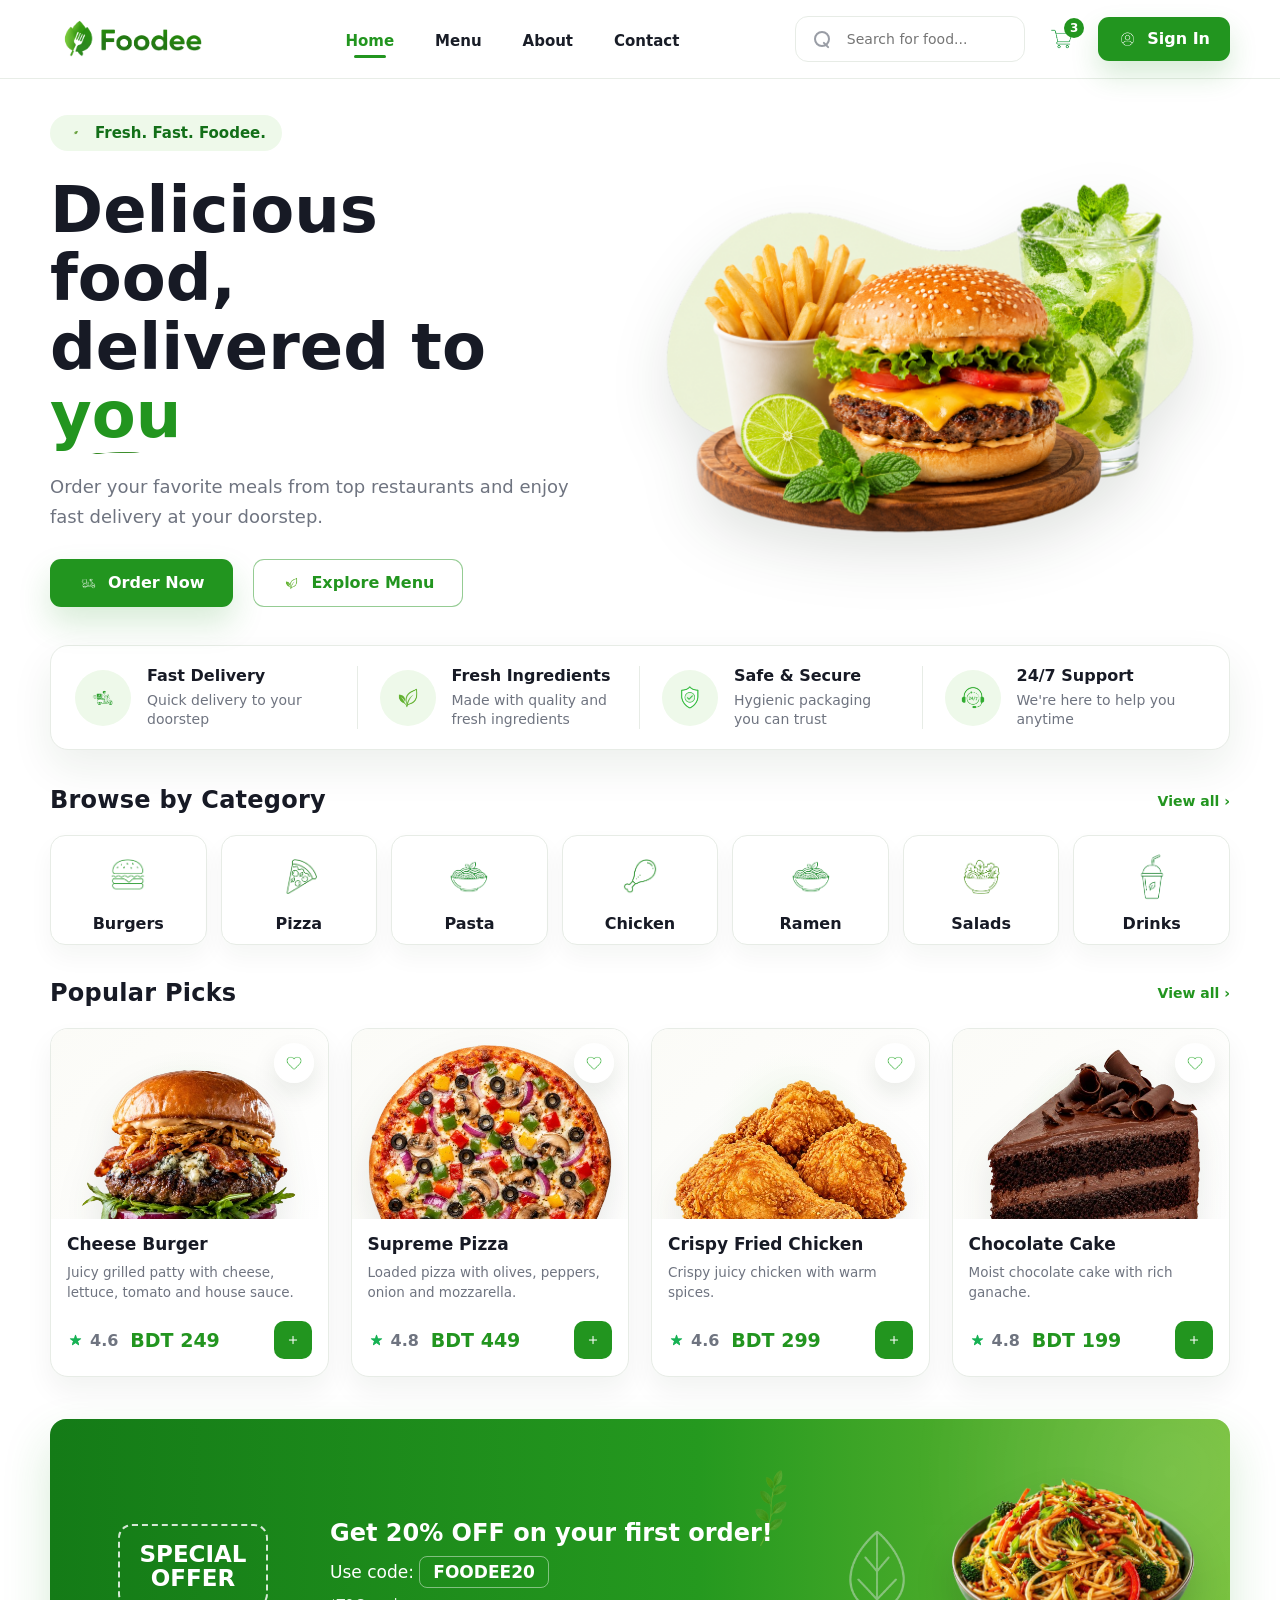
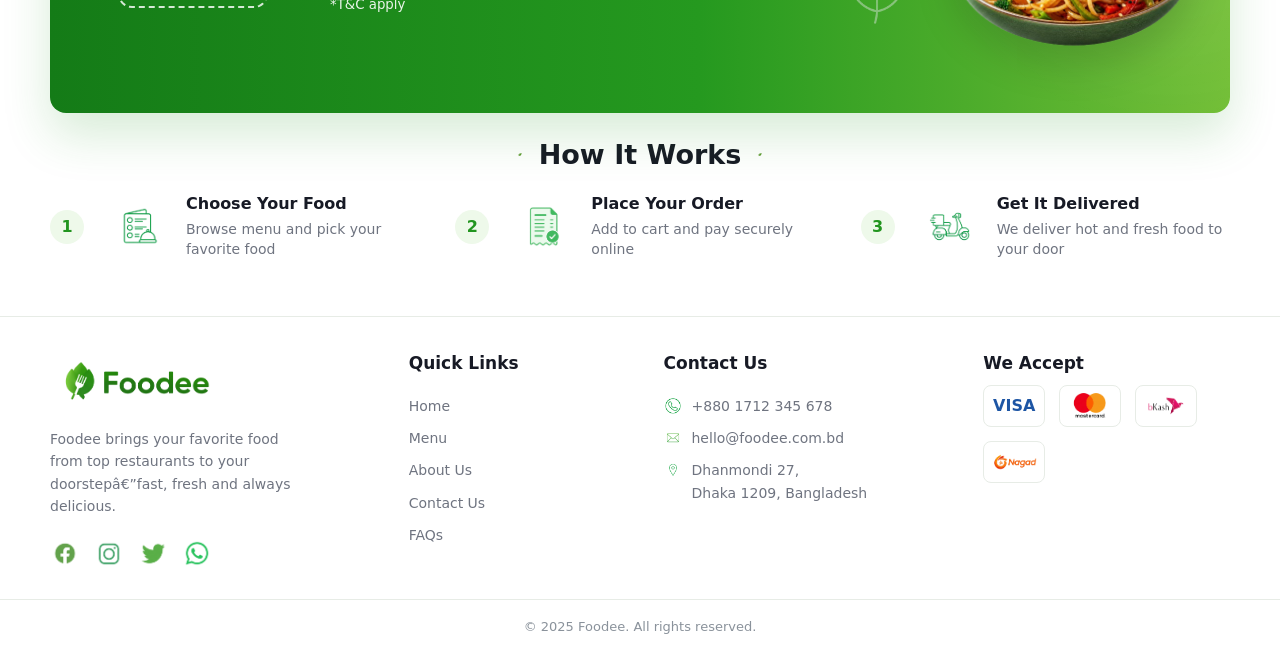
<file: foodee-responsive-perfect-v2/Database/index.html>
<!DOCTYPE html>
<html lang="en">
<head>
  <meta charset="UTF-8" />
  <meta name="viewport" content="width=device-width, initial-scale=1.0" />
  <title>Foodee - Fresh Fast Food Delivery</title>
  <meta name="description" content="Foodee delivers fresh meals in Bangladesh fast." />
  <link rel="icon" type="image/png" href="assets/brand/logo-mark.png" />
  <link rel="stylesheet" href="css/base.css" />
</head>
<body data-page="home">
<header class="site-header">
  <div class="header-shell">
    <a class="brand" href="index.html" aria-label="Foodee home"><img src="assets/brand/logo.png" alt="Foodee" /></a>
    <nav class="nav-links" aria-label="Primary navigation">
      <a class="active" href="index.html">Home</a>
      <a href="HTML/menu.html">Menu</a>
      <a href="HTML/about.html">About</a>
      <a href="HTML/contact.html">Contact</a>
    </nav>
    <div class="header-actions">
      <label class="search-box" aria-label="Search food"><span class="search-icon" aria-hidden="true"></span><input id="globalSearch" type="search" placeholder="Search for food..." /></label>
      <a class="cart-button" href="HTML/cart.html" aria-label="Open cart"><img src="assets/icons/cart.png" alt="" /><span data-cart-count>0</span></a>
      <button class="sign-in" type="button" data-open-auth><img src="assets/icons/user.png" alt="" />Sign In</button>
    </div>
  </div>
</header>

<main>
  <section class="hero shell">
    <div class="hero-copy">
      <p class="eyebrow"><img src="assets/decor/tiny-leaf.png" alt="" />Fresh. Fast. Foodee.</p>
      <h1>Delicious food,<br />delivered to <span class="underlined-word">you</span></h1>
      <p>Order your favorite meals from top restaurants and enjoy fast delivery at your doorstep.</p>
      <div class="hero-actions">
        <a class="btn btn-primary" href="HTML/menu.html"><img src="assets/icons/delivery-scooter.png" alt="" />Order Now</a>
        <a class="btn btn-secondary" href="HTML/menu.html"><img src="assets/icons/fresh-leaf.png" alt="" />Explore Menu</a>
      </div>
    </div>
    <figure class="hero-image home-hero-image"><img src="assets/hero/home-burger-combo.png" alt="Foodee burger fries and lime drink combo" /></figure>
  </section>

  <section class="service-strip shell" aria-label="Foodee benefits">
  <article><img src="assets/icons/delivery-fast.png" alt="" /><div><h3>Fast Delivery</h3><p>Quick delivery to your doorstep</p></div></article>
  <article><img src="assets/icons/fresh-leaf.png" alt="" /><div><h3>Fresh Ingredients</h3><p>Made with quality and fresh ingredients</p></div></article>
  <article><img src="assets/icons/safe-secure.png" alt="" /><div><h3>Safe & Secure</h3><p>Hygienic packaging you can trust</p></div></article>
  <article><img src="assets/icons/support-247.png" alt="" /><div><h3>24/7 Support</h3><p>We're here to help you anytime</p></div></article>
</section>

  <section class="section shell">
    <div class="section-head"><h2>Browse by Category</h2><a href="HTML/menu.html">View all ›</a></div>
    <div class="category-grid" id="homeCategories"></div>
  </section>

  <section class="section shell">
    <div class="section-head"><h2>Popular Picks</h2><a href="HTML/menu.html">View all ›</a></div>
    <div class="product-grid" id="homePicks"></div>
  </section>

  <section class="offer-banner shell">
    <div class="offer-badge">SPECIAL<br />OFFER</div>
    <div>
      <h2>Get 20% OFF on your first order!</h2>
      <p>Use code: <strong>FOODEE20</strong></p>
      <small>*T&amp;C apply</small>
    </div>
    <img src="assets/food/hero/offer-noodles.png" alt="Foodee offer noodles" />
  </section>

  <section class="steps-line shell">
    <h2><img src="assets/decor/tiny-leaf.png" alt="" />How It Works<img src="assets/decor/tiny-leaf.png" alt="" /></h2>
    <div class="steps-grid compact">
      <article><span>1</span><img src="assets/icons/menu-list.png" alt="" /><div><h3>Choose Your Food</h3><p>Browse menu and pick your favorite food</p></div></article>
      <article><span>2</span><img src="assets/icons/receipt-check.png" alt="" /><div><h3>Place Your Order</h3><p>Add to cart and pay securely online</p></div></article>
      <article><span>3</span><img src="assets/icons/delivery-scooter.png" alt="" /><div><h3>Get It Delivered</h3><p>We deliver hot and fresh food to your door</p></div></article>
    </div>
  </section>
</main>

<footer class="site-footer"></footer>
<div id="authMount"></div>
<div class="toast" id="toast" role="status" aria-live="polite"></div>
  <script src="js/data.js"></script>
  <script src="js/cart.js"></script>
  <script src="js/site.js"></script>
  <script src="js/home.js"></script>
</body>
</html>
</file>
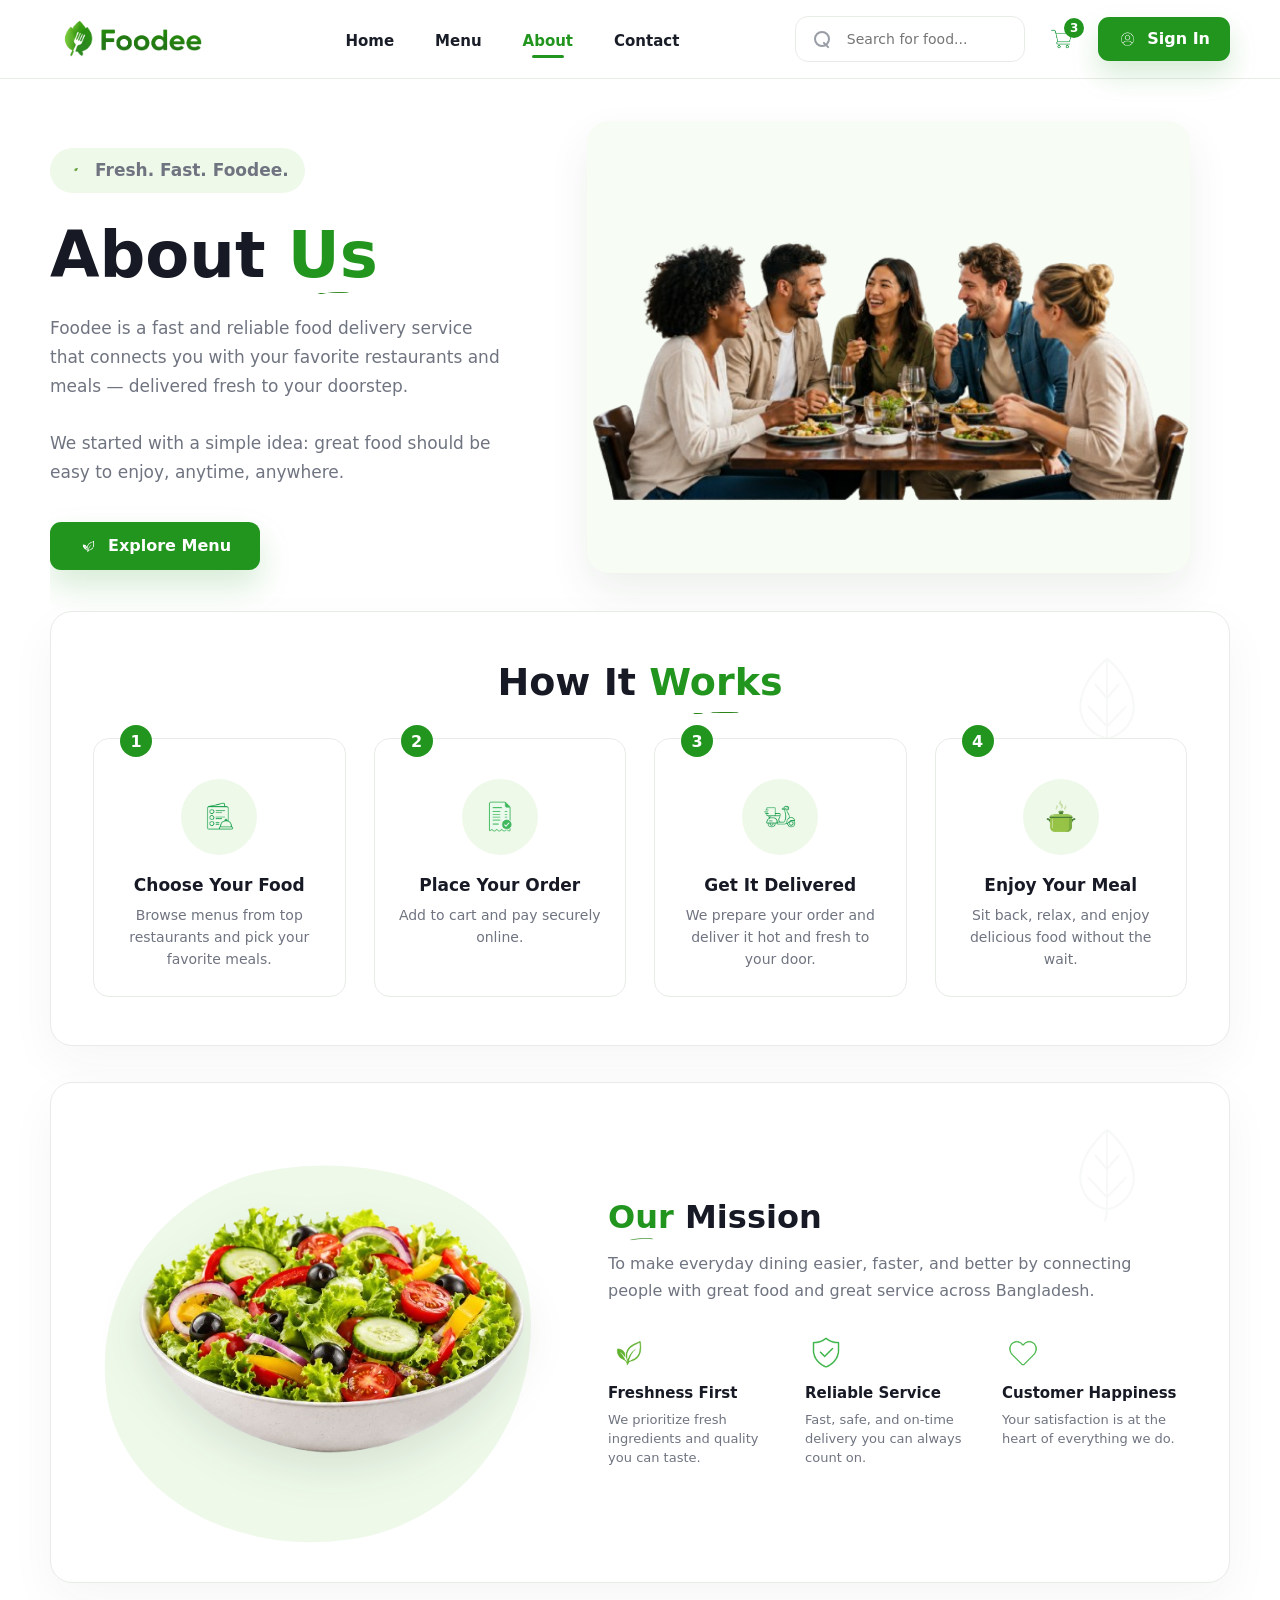
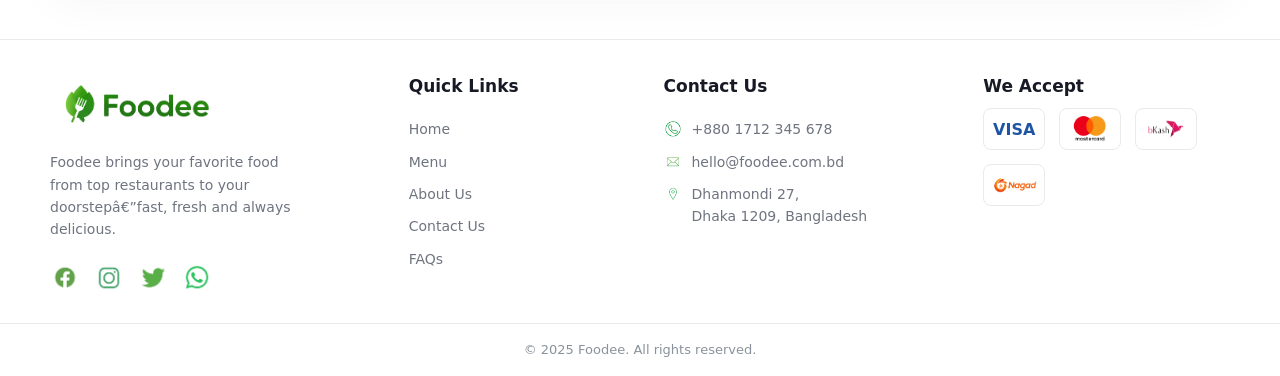
<file: foodee-responsive-perfect-v2/Database/HTML/about.html>
<!DOCTYPE html>
<html lang="en">
<head>
  <meta charset="UTF-8" />
  <meta name="viewport" content="width=device-width, initial-scale=1.0" />
  <base href="../" />
  <title>About Us - Foodee</title>
  <meta name="description" content="Foodee delivers fresh meals in Bangladesh fast." />
  <link rel="icon" type="image/png" href="assets/brand/logo-mark.png" />
  <link rel="stylesheet" href="css/base.css" />
</head>
<body data-page="about">
<header class="site-header">
  <div class="header-shell">
    <a class="brand" href="index.html" aria-label="Foodee home"><img src="assets/brand/logo.png" alt="Foodee" /></a>
    <nav class="nav-links" aria-label="Primary navigation">
      <a href="index.html">Home</a>
      <a href="HTML/menu.html">Menu</a>
      <a class="active" href="HTML/about.html">About</a>
      <a href="HTML/contact.html">Contact</a>
    </nav>
    <div class="header-actions">
      <label class="search-box" aria-label="Search food"><span class="search-icon" aria-hidden="true"></span><input id="globalSearch" type="search" placeholder="Search for food..." /></label>
      <a class="cart-button" href="HTML/cart.html" aria-label="Open cart"><img src="assets/icons/cart.png" alt="" /><span data-cart-count>0</span></a>
      <button class="sign-in" type="button" data-open-auth><img src="assets/icons/user.png" alt="" />Sign In</button>
    </div>
  </div>
</header>

<main>
  <section class="about-hero shell">
    <div>
      <p class="eyebrow"><img src="assets/decor/tiny-leaf.png" alt="" />Fresh. Fast. Foodee.</p>
      <h1 class="decor-title">About <span class="underlined-word">Us</span></h1>
      <p>Foodee is a fast and reliable food delivery service that connects you with your favorite restaurants and meals — delivered fresh to your doorstep.</p>
      <p>We started with a simple idea: great food should be easy to enjoy, anytime, anywhere.</p>
      <a class="btn btn-primary" href="HTML/menu.html"><img src="assets/icons/fresh-leaf.png" alt="" />Explore Menu</a>
    </div>
    <figure class="about-photo"><img src="assets/food/dishes/about-friends.png" alt="Friends enjoying food" /></figure>
  </section>

  <section class="how-panel shell">
    <h2 class="center-title">How It <span class="underlined-word">Works</span></h2>
    <div class="process-grid">
      <article class="process-card"><span class="step-badge">1</span><img src="assets/icons/menu-list.png" alt="" /><h3>Choose Your Food</h3><p>Browse menus from top restaurants and pick your favorite meals.</p></article>
      <article class="process-card"><span class="step-badge">2</span><img src="assets/icons/receipt-check.png" alt="" /><h3>Place Your Order</h3><p>Add to cart and pay securely online.</p></article>
      <article class="process-card"><span class="step-badge">3</span><img src="assets/icons/delivery-scooter.png" alt="" /><h3>Get It Delivered</h3><p>We prepare your order and deliver it hot and fresh to your door.</p></article>
      <article class="process-card"><span class="step-badge">4</span><img src="assets/icons/hot-pot.png" alt="" /><h3>Enjoy Your Meal</h3><p>Sit back, relax, and enjoy delicious food without the wait.</p></article>
    </div>
  </section>

  <section class="mission-panel shell">
    <div class="mission-image"><img src="assets/food/dishes/garden-salad.png" alt="Fresh salad" /></div>
    <div class="mission-copy">
      <h2><span class="underlined-word">Our</span> Mission</h2>
      <p>To make everyday dining easier, faster, and better by connecting people with great food and great service across Bangladesh.</p>
      <div class="mission-points">
        <article><img src="assets/icons/fresh-leaf.png" alt="" /><h3>Freshness First</h3><p>We prioritize fresh ingredients and quality you can taste.</p></article>
        <article><img src="assets/icons/shield-check.png" alt="" /><h3>Reliable Service</h3><p>Fast, safe, and on-time delivery you can always count on.</p></article>
        <article><img src="assets/icons/heart.png" alt="" /><h3>Customer Happiness</h3><p>Your satisfaction is at the heart of everything we do.</p></article>
      </div>
    </div>
  </section>
</main>

<footer class="site-footer"></footer>
<div id="authMount"></div>
<div class="toast" id="toast" role="status" aria-live="polite"></div>
  <script src="js/data.js"></script>
  <script src="js/cart.js"></script>
  <script src="js/site.js"></script>
</body>
</html>
</file>
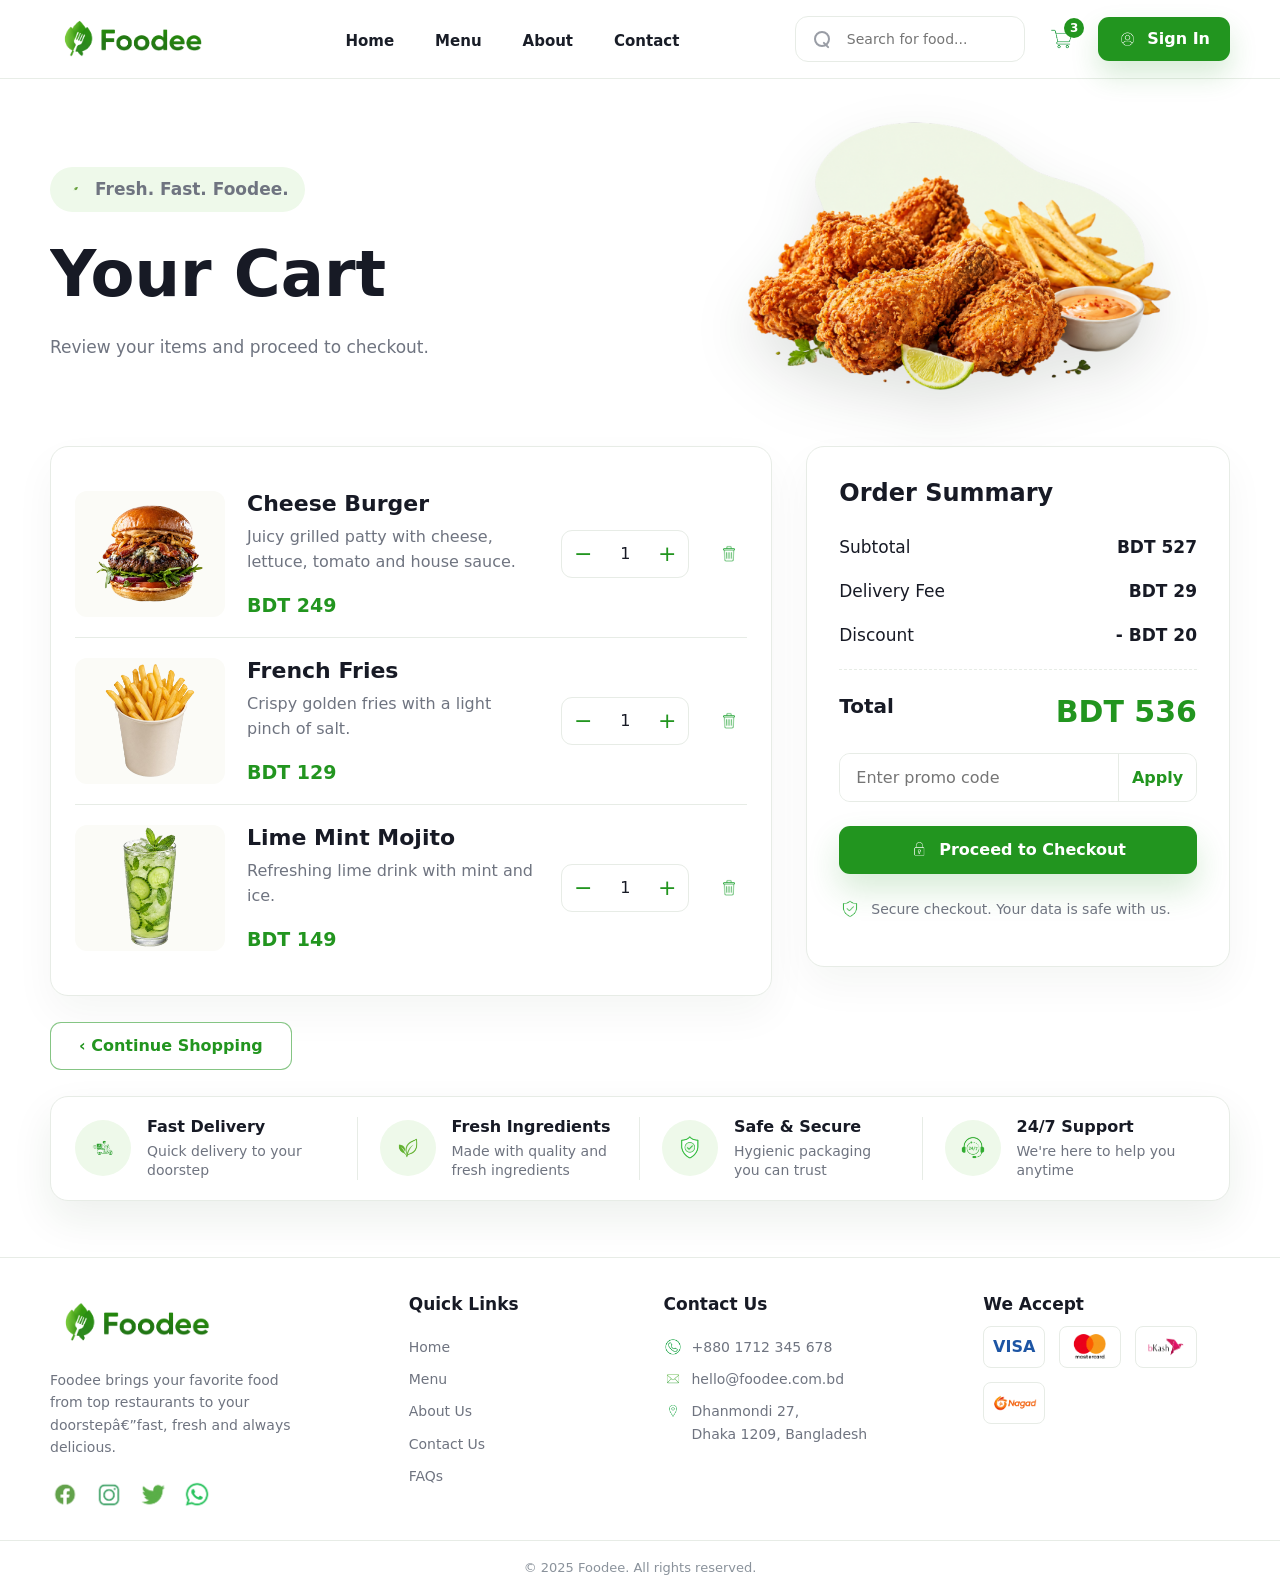
<file: foodee-responsive-perfect-v2/Database/HTML/cart.html>
<!DOCTYPE html>
<html lang="en">
<head>
  <meta charset="UTF-8" />
  <meta name="viewport" content="width=device-width, initial-scale=1.0" />
  <base href="../" />
  <title>Your Cart - Foodee</title>
  <meta name="description" content="Foodee delivers fresh meals in Bangladesh fast." />
  <link rel="icon" type="image/png" href="assets/brand/logo-mark.png" />
  <link rel="stylesheet" href="css/base.css" />
</head>
<body data-page="cart">
<header class="site-header">
  <div class="header-shell">
    <a class="brand" href="index.html" aria-label="Foodee home"><img src="assets/brand/logo.png" alt="Foodee" /></a>
    <nav class="nav-links" aria-label="Primary navigation">
      <a href="index.html">Home</a>
      <a href="HTML/menu.html">Menu</a>
      <a href="HTML/about.html">About</a>
      <a href="HTML/contact.html">Contact</a>
    </nav>
    <div class="header-actions">
      <label class="search-box" aria-label="Search food"><span class="search-icon" aria-hidden="true"></span><input id="globalSearch" type="search" placeholder="Search for food..." /></label>
      <a class="cart-button" href="HTML/cart.html" aria-label="Open cart"><img src="assets/icons/cart.png" alt="" /><span data-cart-count>0</span></a>
      <button class="sign-in" type="button" data-open-auth><img src="assets/icons/user.png" alt="" />Sign In</button>
    </div>
  </div>
</header>

<main>
  <section class="page-title page-title-visual shell">
    <div class="page-title-copy">
      <p class="eyebrow"><img src="assets/decor/tiny-leaf.png" alt="" />Fresh. Fast. Foodee.</p>
      <h1>Your Cart</h1>
      <p>Review your items and proceed to checkout.</p>
    </div>
    <figure class="hero-image cart-hero-image"><img src="assets/hero/product-chicken-combo.png" alt="Foodee crispy chicken combo" /></figure>
  </section>
  <section class="cart-layout shell">
    <div>
      <div class="cart-panel"><div class="cart-items" id="cartItems"></div></div>
      <a class="btn btn-outline cart-back" href="HTML/menu.html">‹ Continue Shopping</a>
    </div>
    <aside class="summary-card">
      <h2>Order Summary</h2>
      <div class="summary-line"><span>Subtotal</span><strong id="cartSubtotal">BDT 0</strong></div>
      <div class="summary-line"><span>Delivery Fee</span><strong id="cartDelivery">BDT 0</strong></div>
      <div class="summary-line"><span>Discount</span><strong id="cartDiscount">- BDT 0</strong></div>
      <div class="total-line"><span>Total</span><strong id="cartTotal">BDT 0</strong></div>
      <div class="promo-row"><input type="text" placeholder="Enter promo code" /><button type="button">Apply</button></div>
      <a class="btn btn-primary" href="HTML/checkout.html"><img src="assets/icons/lock.png" alt="" />Proceed to Checkout</a>
      <p class="safe-note"><img src="assets/icons/shield-check.png" alt="" />Secure checkout. Your data is safe with us.</p>
    </aside>
  </section>
  <section class="service-strip shell" aria-label="Foodee benefits">
  <article><img src="assets/icons/delivery-fast.png" alt="" /><div><h3>Fast Delivery</h3><p>Quick delivery to your doorstep</p></div></article>
  <article><img src="assets/icons/fresh-leaf.png" alt="" /><div><h3>Fresh Ingredients</h3><p>Made with quality and fresh ingredients</p></div></article>
  <article><img src="assets/icons/safe-secure.png" alt="" /><div><h3>Safe & Secure</h3><p>Hygienic packaging you can trust</p></div></article>
  <article><img src="assets/icons/support-247.png" alt="" /><div><h3>24/7 Support</h3><p>We're here to help you anytime</p></div></article>
</section>
</main>

<footer class="site-footer"></footer>
<div id="authMount"></div>
<div class="toast" id="toast" role="status" aria-live="polite"></div>
  <script src="js/data.js"></script>
  <script src="js/cart.js"></script>
  <script src="js/site.js"></script>
  <script src="js/cart-page.js"></script>
</body>
</html>
</file>
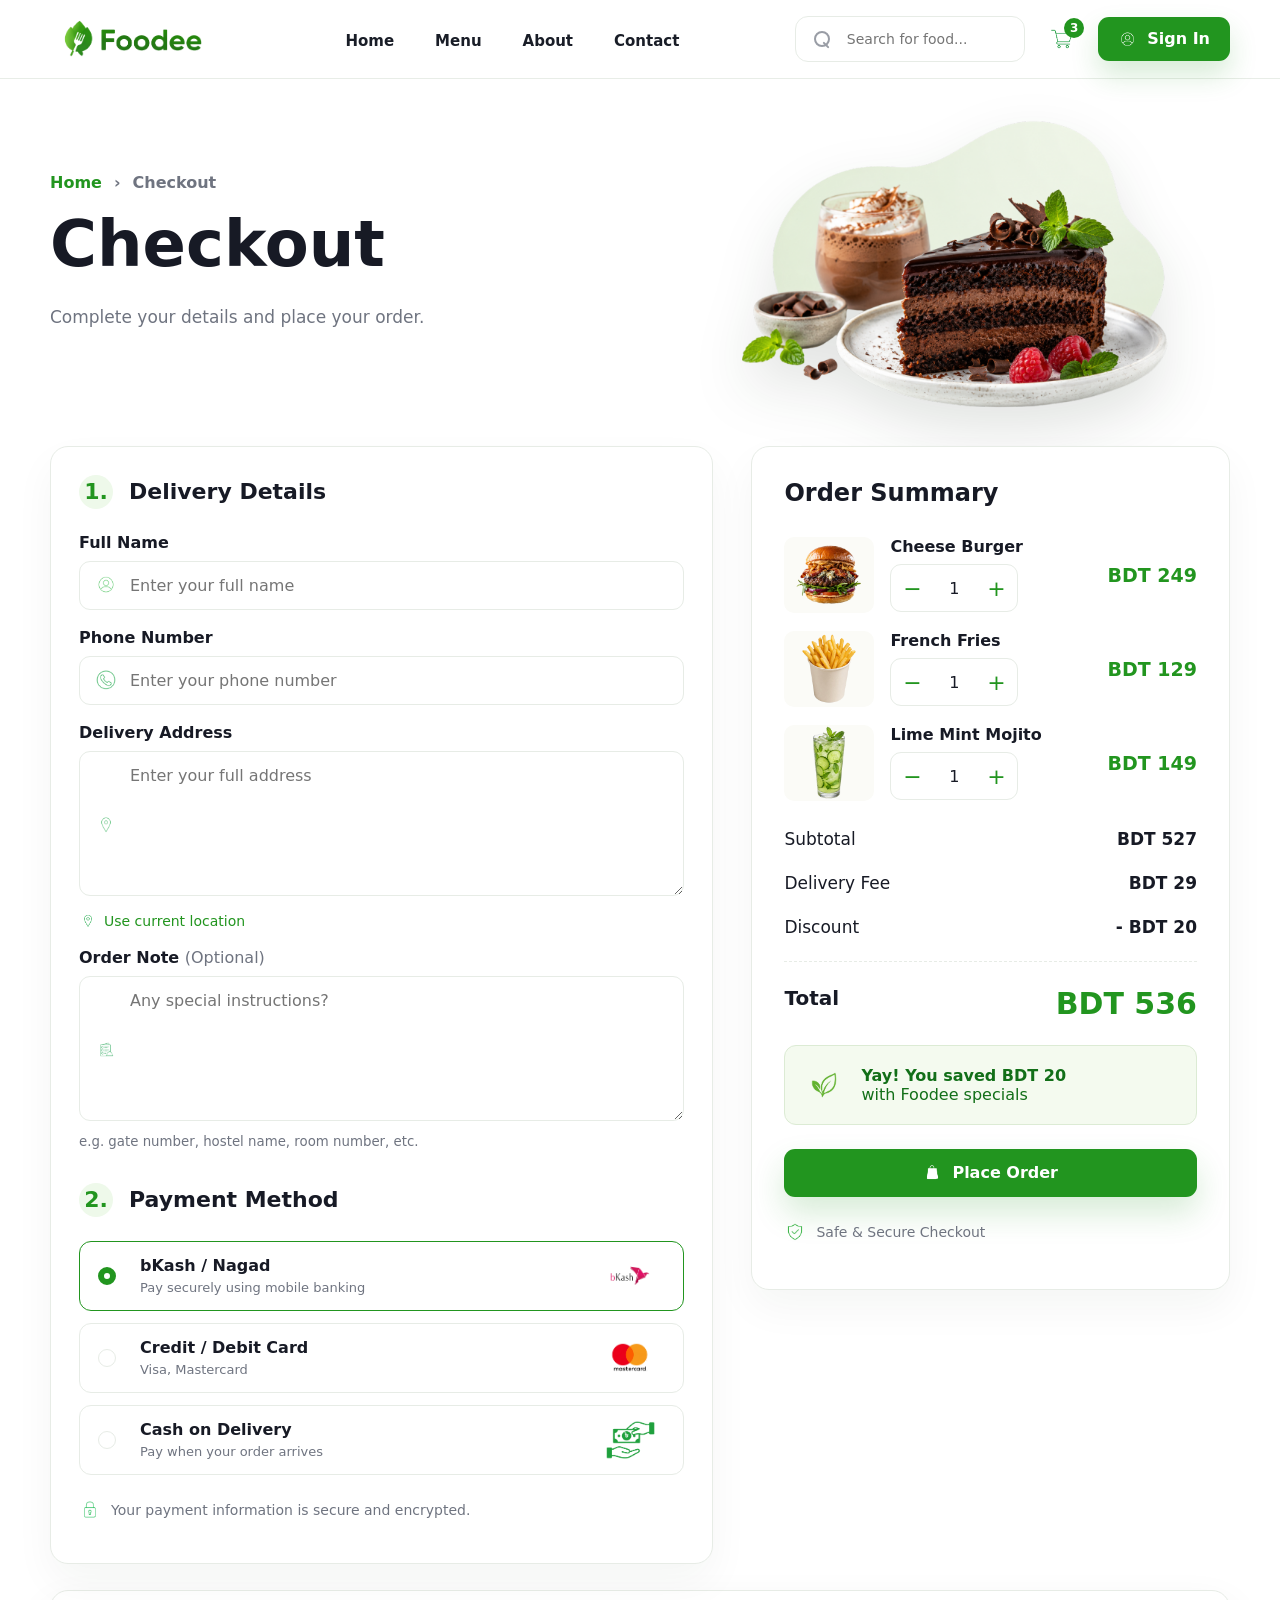
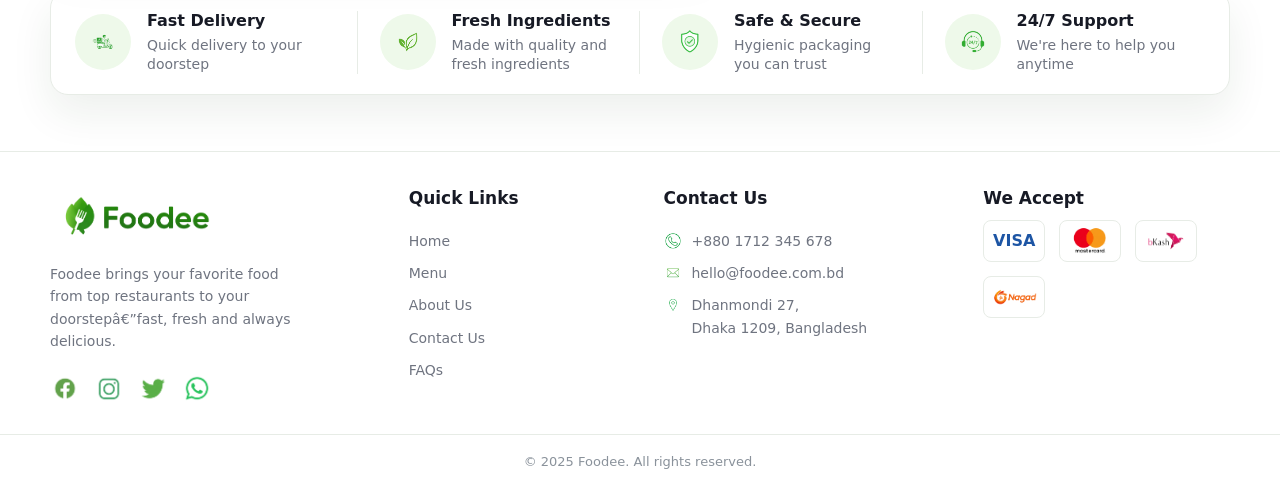
<file: foodee-responsive-perfect-v2/Database/HTML/checkout.html>
<!DOCTYPE html>
<html lang="en">
<head>
  <meta charset="UTF-8" />
  <meta name="viewport" content="width=device-width, initial-scale=1.0" />
  <base href="../" />
  <title>Checkout - Foodee</title>
  <meta name="description" content="Foodee delivers fresh meals in Bangladesh fast." />
  <link rel="icon" type="image/png" href="assets/brand/logo-mark.png" />
  <link rel="stylesheet" href="css/base.css" />
</head>
<body data-page="checkout">
<header class="site-header">
  <div class="header-shell">
    <a class="brand" href="index.html" aria-label="Foodee home"><img src="assets/brand/logo.png" alt="Foodee" /></a>
    <nav class="nav-links" aria-label="Primary navigation">
      <a href="index.html">Home</a>
      <a href="HTML/menu.html">Menu</a>
      <a href="HTML/about.html">About</a>
      <a href="HTML/contact.html">Contact</a>
    </nav>
    <div class="header-actions">
      <label class="search-box" aria-label="Search food"><span class="search-icon" aria-hidden="true"></span><input id="globalSearch" type="search" placeholder="Search for food..." /></label>
      <a class="cart-button" href="HTML/cart.html" aria-label="Open cart"><img src="assets/icons/cart.png" alt="" /><span data-cart-count>0</span></a>
      <button class="sign-in" type="button" data-open-auth><img src="assets/icons/user.png" alt="" />Sign In</button>
    </div>
  </div>
</header>

<main>
  <section class="page-title page-title-visual shell">
    <div class="page-title-copy">
      <nav class="crumbs" aria-label="Breadcrumb"><a href="index.html">Home</a><span>›</span><strong>Checkout</strong></nav>
      <h1>Checkout</h1>
      <p>Complete your details and place your order.</p>
    </div>
    <figure class="hero-image checkout-hero-image"><img src="assets/hero/checkout-cake-combo.png" alt="Foodee dessert checkout combo" /></figure>
  </section>

  <form id="checkoutForm" class="checkout-layout shell">
    <section class="checkout-panel">
      <h2 class="step-title"><span>1.</span>Delivery Details</h2>
      <div class="form-grid">
        <div class="form-field"><label for="fullName">Full Name</label><div class="input-wrap"><img src="assets/icons/user.png" alt="" /><input id="fullName" type="text" placeholder="Enter your full name" required /></div></div>
        <div class="form-field"><label for="phone">Phone Number</label><div class="input-wrap"><img src="assets/icons/phone-circle.png" alt="" /><input id="phone" type="tel" placeholder="Enter your phone number" required /></div></div>
        <div class="form-field"><label for="address">Delivery Address</label><div class="input-wrap"><img src="assets/icons/location-pin.png" alt="" /><textarea id="address" placeholder="Enter your full address" required></textarea></div></div>
        <a class="location-link" href="#"><img src="assets/icons/location-pin.png" alt="" />Use current location</a>
        <div class="form-field"><label for="note">Order Note <span style="color: var(--muted); font-weight: 500;">(Optional)</span></label><div class="input-wrap"><img src="assets/icons/menu-list.png" alt="" /><textarea id="note" placeholder="Any special instructions?"></textarea></div><small style="color: var(--muted);">e.g. gate number, hostel name, room number, etc.</small></div>
      </div>

      <h2 class="step-title" style="margin-top: 34px;"><span>2.</span>Payment Method</h2>
      <div class="payment-list">
        <div class="payment-option active"><span class="radio-dot"></span><div><h3>bKash / Nagad</h3><p>Pay securely using mobile banking</p></div><img src="assets/payments/bkash.png" alt="bKash" /></div>
        <div class="payment-option"><span class="radio-dot"></span><div><h3>Credit / Debit Card</h3><p>Visa, Mastercard</p></div><img src="assets/payments/mastercard.png" alt="Card" /></div>
        <div class="payment-option"><span class="radio-dot"></span><div><h3>Cash on Delivery</h3><p>Pay when your order arrives</p></div><img src="assets/payments/cash-hand.png" alt="Cash" /></div>
      </div>
      <p class="safe-note"><img src="assets/icons/lock.png" alt="" />Your payment information is secure and encrypted.</p>
    </section>

    <aside class="checkout-summary">
      <h2>Order Summary</h2>
      <div class="summary-product" id="checkoutProducts"></div>
      <div class="summary-line"><span>Subtotal</span><strong id="checkoutSubtotal">BDT 0</strong></div>
      <div class="summary-line"><span>Delivery Fee</span><strong id="checkoutDelivery">BDT 0</strong></div>
      <div class="summary-line"><span>Discount</span><strong id="checkoutDiscount">- BDT 0</strong></div>
      <div class="total-line"><span>Total</span><strong id="checkoutTotal">BDT 0</strong></div>
      <div class="savings-box"><img src="assets/icons/fresh-leaf.png" alt="" /><div><strong>Yay! You saved BDT 20</strong><br /><span>with Foodee specials</span></div></div>
      <button class="btn btn-primary" type="submit"><img src="assets/icons/shopping-bag.png" alt="" />Place Order</button>
      <p class="safe-note"><img src="assets/icons/shield-check.png" alt="" />Safe & Secure Checkout</p>
    </aside>
  </form>
  <section class="service-strip shell" aria-label="Foodee benefits">
  <article><img src="assets/icons/delivery-fast.png" alt="" /><div><h3>Fast Delivery</h3><p>Quick delivery to your doorstep</p></div></article>
  <article><img src="assets/icons/fresh-leaf.png" alt="" /><div><h3>Fresh Ingredients</h3><p>Made with quality and fresh ingredients</p></div></article>
  <article><img src="assets/icons/safe-secure.png" alt="" /><div><h3>Safe & Secure</h3><p>Hygienic packaging you can trust</p></div></article>
  <article><img src="assets/icons/support-247.png" alt="" /><div><h3>24/7 Support</h3><p>We're here to help you anytime</p></div></article>
</section>
</main>

<footer class="site-footer"></footer>
<div id="authMount"></div>
<div class="toast" id="toast" role="status" aria-live="polite"></div>
  <script src="js/data.js"></script>
  <script src="js/cart.js"></script>
  <script src="js/site.js"></script>
  <script src="js/checkout.js"></script>
</body>
</html>
</file>
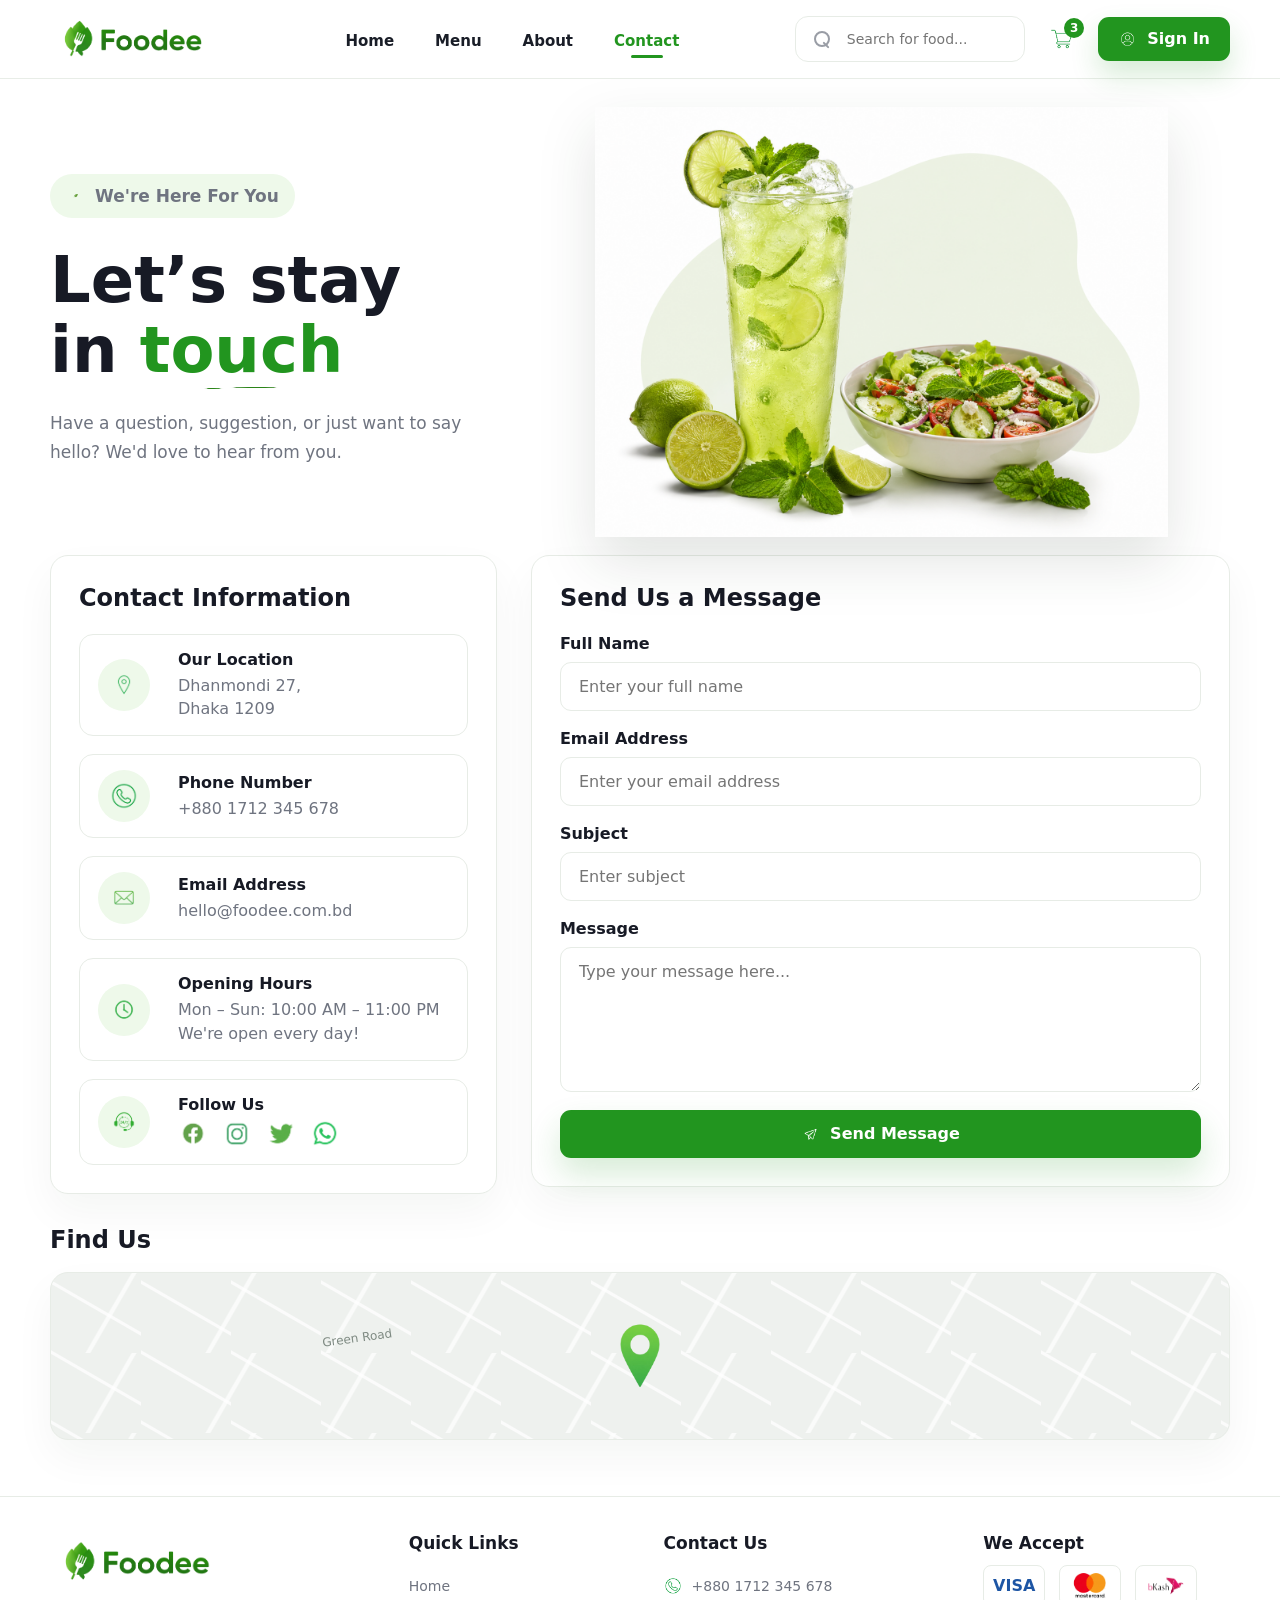
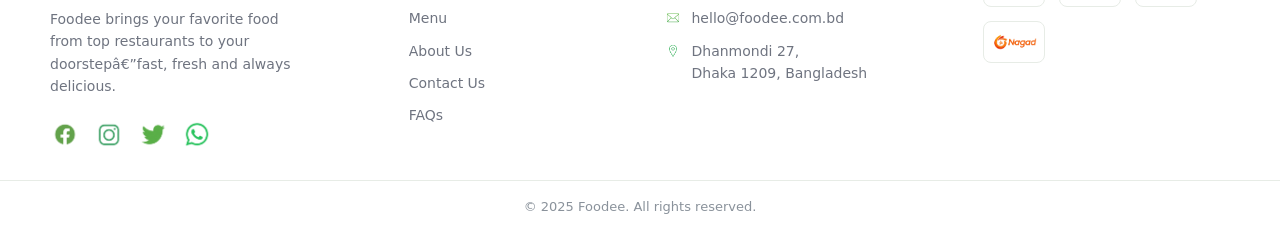
<file: foodee-responsive-perfect-v2/Database/HTML/contact.html>
<!DOCTYPE html>
<html lang="en">
<head>
  <meta charset="UTF-8" />
  <meta name="viewport" content="width=device-width, initial-scale=1.0" />
  <base href="../" />
  <title>Contact Us - Foodee</title>
  <meta name="description" content="Foodee delivers fresh meals in Bangladesh fast." />
  <link rel="icon" type="image/png" href="assets/brand/logo-mark.png" />
  <link rel="stylesheet" href="css/base.css" />
</head>
<body data-page="contact">
<header class="site-header">
  <div class="header-shell">
    <a class="brand" href="index.html" aria-label="Foodee home"><img src="assets/brand/logo.png" alt="Foodee" /></a>
    <nav class="nav-links" aria-label="Primary navigation">
      <a href="index.html">Home</a>
      <a href="HTML/menu.html">Menu</a>
      <a href="HTML/about.html">About</a>
      <a class="active" href="HTML/contact.html">Contact</a>
    </nav>
    <div class="header-actions">
      <label class="search-box" aria-label="Search food"><span class="search-icon" aria-hidden="true"></span><input id="globalSearch" type="search" placeholder="Search for food..." /></label>
      <a class="cart-button" href="HTML/cart.html" aria-label="Open cart"><img src="assets/icons/cart.png" alt="" /><span data-cart-count>0</span></a>
      <button class="sign-in" type="button" data-open-auth><img src="assets/icons/user.png" alt="" />Sign In</button>
    </div>
  </div>
</header>

<main>
  <section class="contact-hero shell">
    <div>
      <p class="eyebrow"><img src="assets/decor/tiny-leaf.png" alt="" />We're Here For You</p>
      <h1>Let’s stay<br />in <span class="underlined-word">touch</span></h1>
      <p>Have a question, suggestion, or just want to say hello? We'd love to hear from you.</p>
    </div>
    <figure class="hero-image contact-hero-image"><img src="assets/hero/contact-fresh-combo.png" alt="Foodee fresh drink and salad combo" /></figure>
  </section>

  <section class="contact-layout shell">
    <aside class="contact-card">
      <h2>Contact Information</h2>
      <div class="info-list">
        <article class="info-item"><img src="assets/icons/location-pin.png" alt="" /><div><h3>Our Location</h3><p>Dhanmondi 27,<br />Dhaka 1209</p></div></article>
        <article class="info-item"><img src="assets/icons/phone-circle.png" alt="" /><div><h3>Phone Number</h3><p>+880 1712 345 678</p></div></article>
        <article class="info-item"><img src="assets/contact/email.png" alt="" /><div><h3>Email Address</h3><p>hello@foodee.com.bd</p></div></article>
        <article class="info-item"><img src="assets/icons/time-circle.png" alt="" /><div><h3>Opening Hours</h3><p>Mon – Sun: 10:00 AM – 11:00 PM<br />We're open every day!</p></div></article>
        <article class="info-item"><img src="assets/icons/support-247.png" alt="" /><div><h3>Follow Us</h3><div class="social-links"><img src="assets/social/facebook.png" alt="Facebook" /><img src="assets/social/instagram.png" alt="Instagram" /><img src="assets/social/twitter.png" alt="Twitter" /><img src="assets/social/whatsapp.png" alt="WhatsApp" /></div></div></article>
      </div>
    </aside>
    <section class="form-card">
      <h2>Send Us a Message</h2>
      <form class="form-grid" id="contactForm">
        <div class="form-field"><label for="name">Full Name</label><input id="name" type="text" placeholder="Enter your full name" required /></div>
        <div class="form-field"><label for="email">Email Address</label><input id="email" type="email" placeholder="Enter your email address" required /></div>
        <div class="form-field"><label for="subject">Subject</label><input id="subject" type="text" placeholder="Enter subject" required /></div>
        <div class="form-field"><label for="message">Message</label><textarea id="message" placeholder="Type your message here..." required></textarea></div>
        <button class="btn btn-primary" type="submit"><img src="assets/icons/send.png" alt="" />Send Message</button>
      </form>
    </section>
  </section>

  <section class="map-section shell">
    <h2>Find Us</h2>
    <div class="map-card" aria-label="Map location in Dhaka"></div>
  </section>
</main>

<footer class="site-footer"></footer>
<div id="authMount"></div>
<div class="toast" id="toast" role="status" aria-live="polite"></div>
  <script src="js/data.js"></script>
  <script src="js/cart.js"></script>
  <script src="js/site.js"></script>
  <script src="js/contact.js"></script>
</body>
</html>
</file>
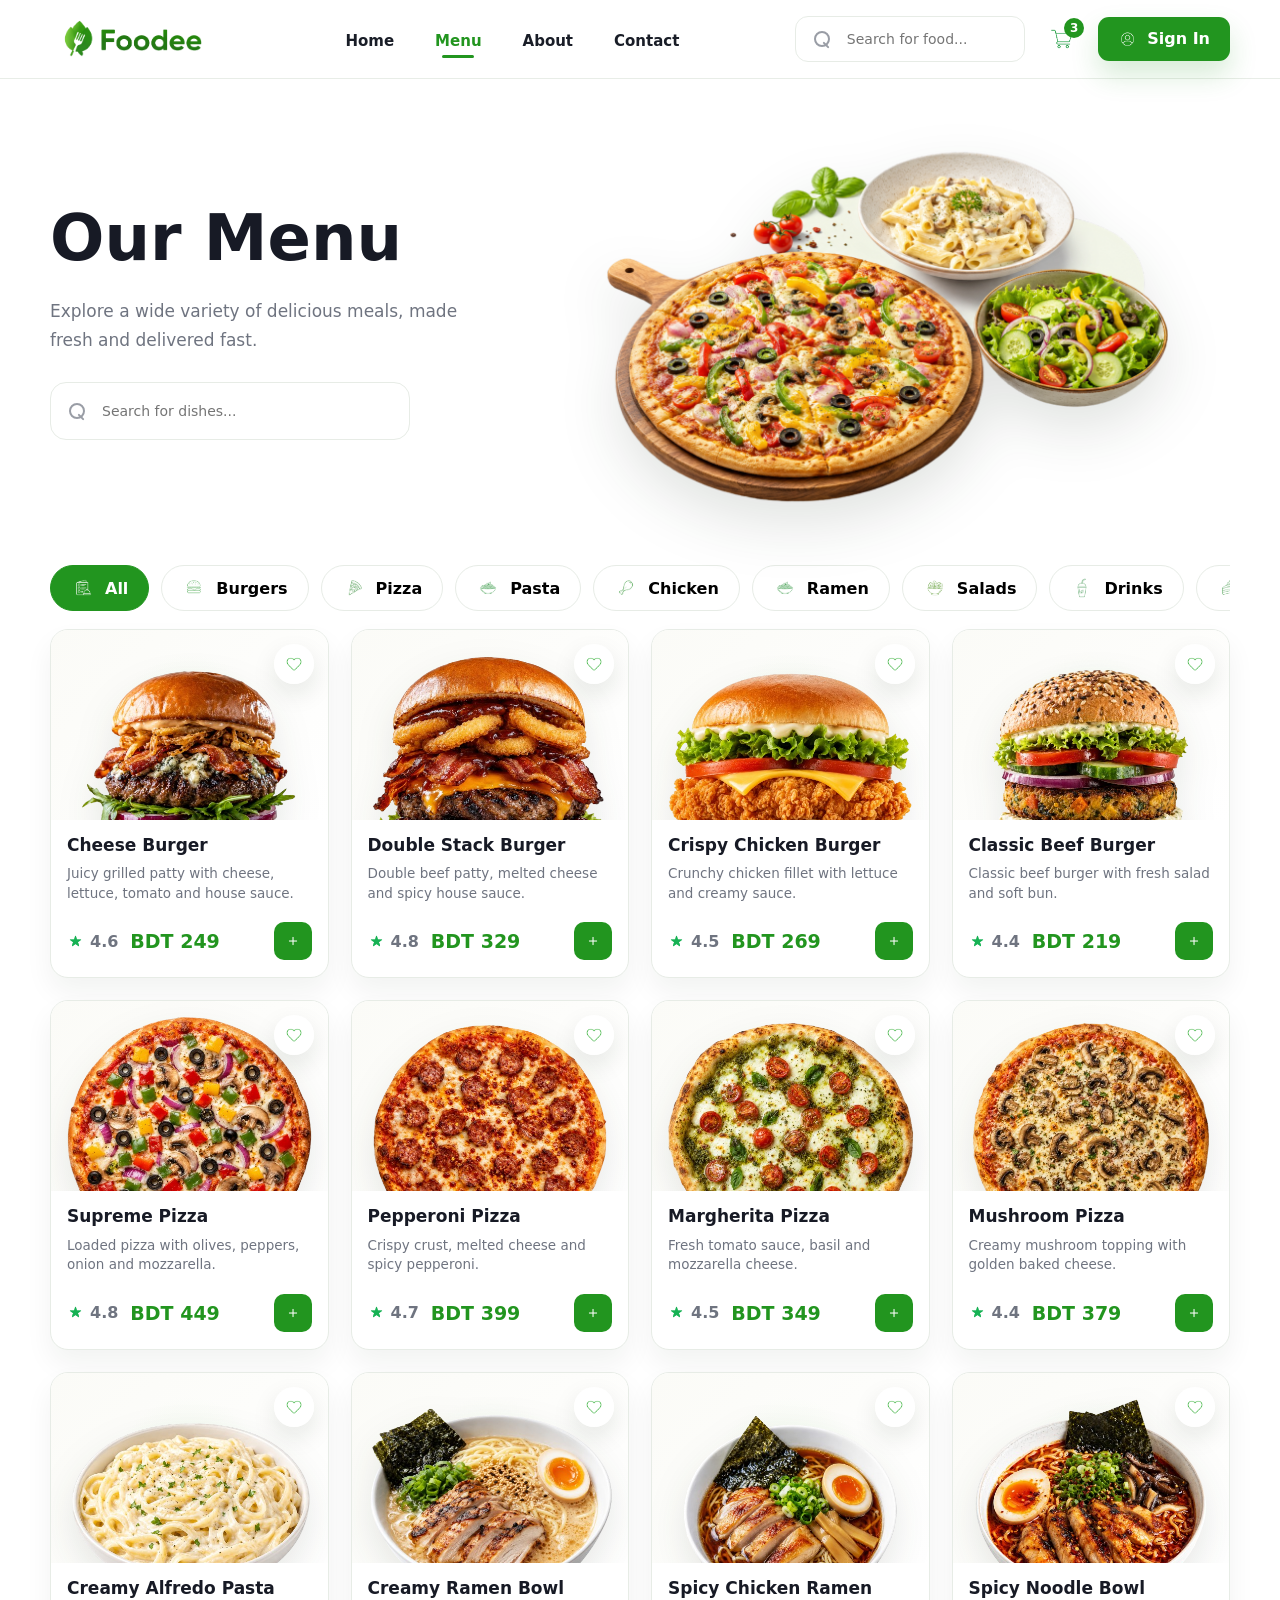
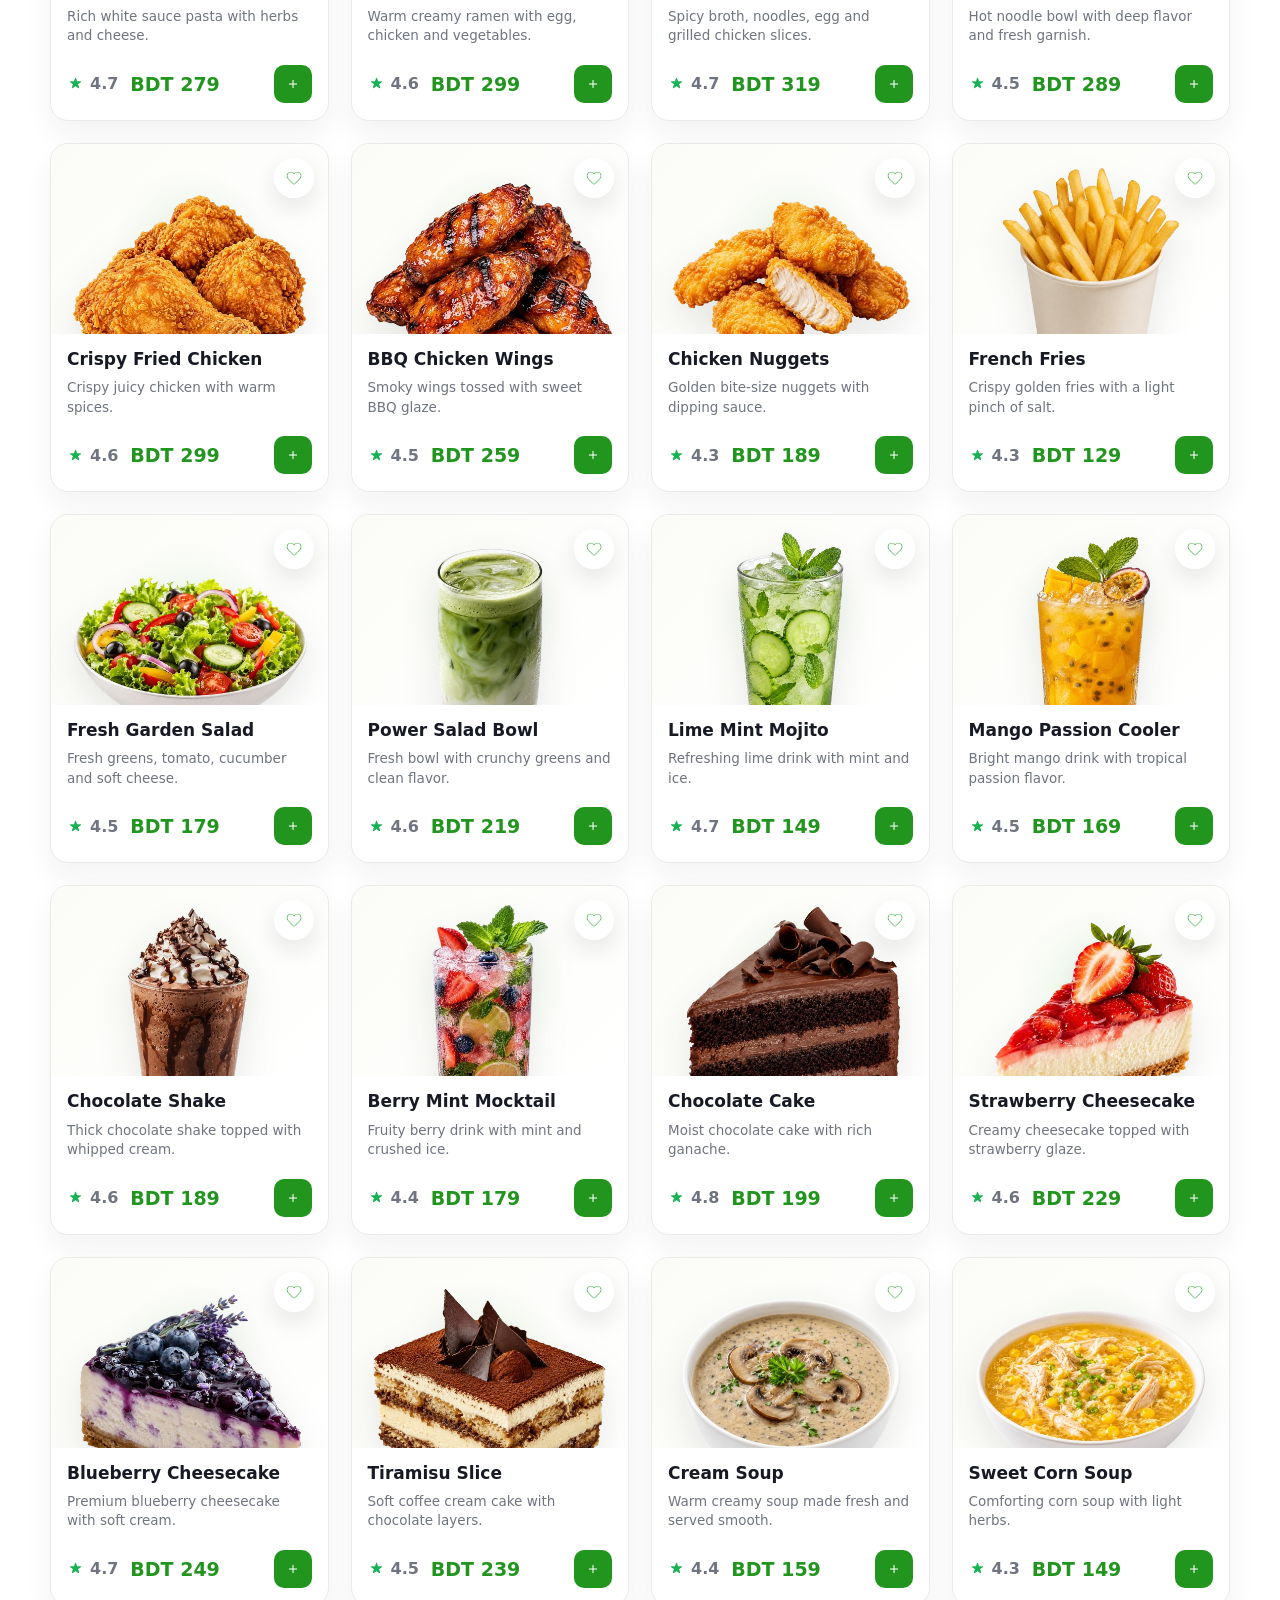
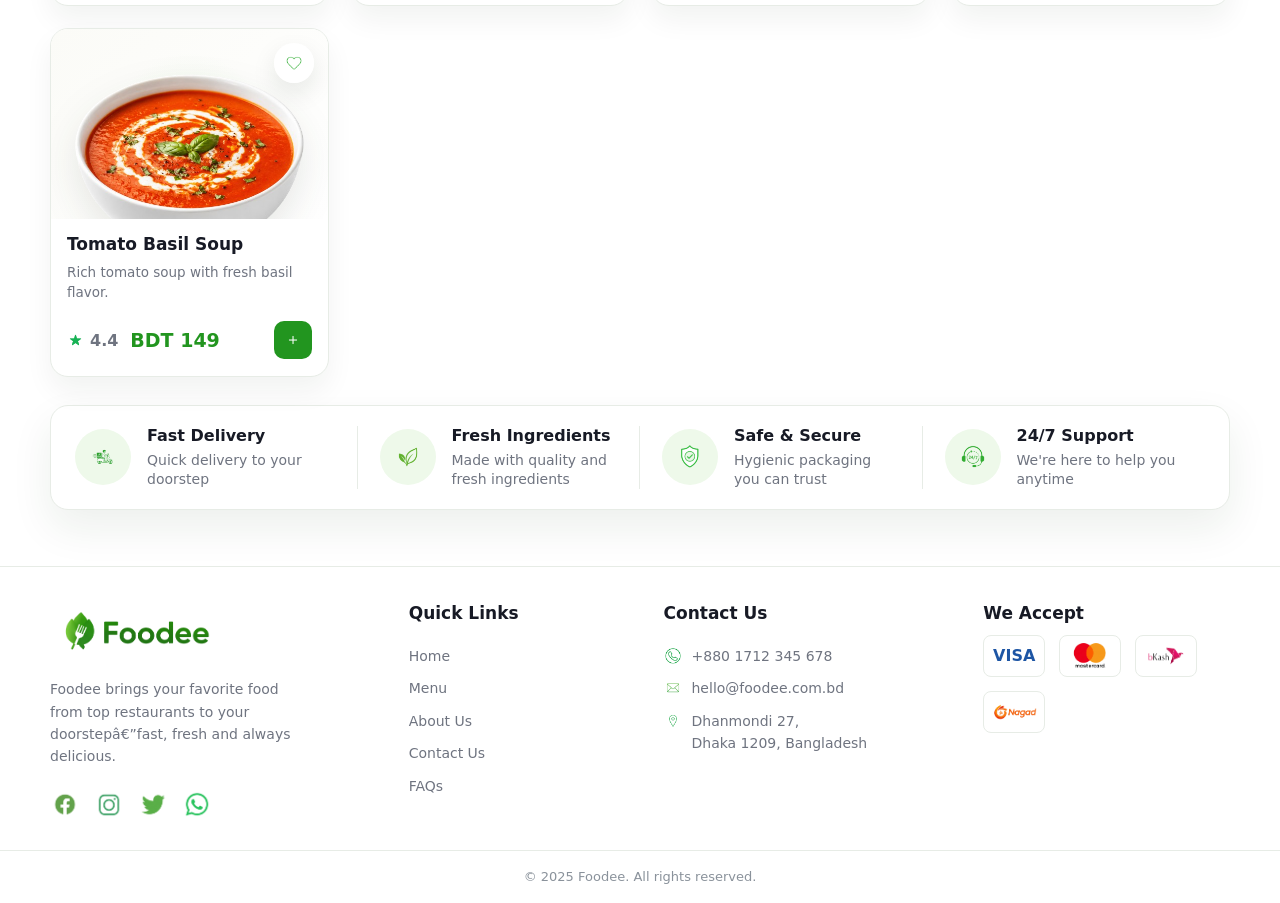
<file: foodee-responsive-perfect-v2/Database/HTML/menu.html>
<!DOCTYPE html>
<html lang="en">
<head>
  <meta charset="UTF-8" />
  <meta name="viewport" content="width=device-width, initial-scale=1.0" />
  <base href="../" />
  <title>Our Menu - Foodee</title>
  <meta name="description" content="Foodee delivers fresh meals in Bangladesh fast." />
  <link rel="icon" type="image/png" href="assets/brand/logo-mark.png" />
  <link rel="stylesheet" href="css/base.css" />
</head>
<body data-page="menu">
<header class="site-header">
  <div class="header-shell">
    <a class="brand" href="index.html" aria-label="Foodee home"><img src="assets/brand/logo.png" alt="Foodee" /></a>
    <nav class="nav-links" aria-label="Primary navigation">
      <a href="index.html">Home</a>
      <a class="active" href="HTML/menu.html">Menu</a>
      <a href="HTML/about.html">About</a>
      <a href="HTML/contact.html">Contact</a>
    </nav>
    <div class="header-actions">
      <label class="search-box" aria-label="Search food"><span class="search-icon" aria-hidden="true"></span><input id="globalSearch" type="search" placeholder="Search for food..." /></label>
      <a class="cart-button" href="HTML/cart.html" aria-label="Open cart"><img src="assets/icons/cart.png" alt="" /><span data-cart-count>0</span></a>
      <button class="sign-in" type="button" data-open-auth><img src="assets/icons/user.png" alt="" />Sign In</button>
    </div>
  </div>
</header>

<main>
  <section class="menu-hero shell">
    <div>
      <h1>Our Menu</h1>
      <p>Explore a wide variety of delicious meals, made fresh and delivered fast.</p>
      <label class="menu-search"><span class="search-icon" aria-hidden="true"></span><input id="menuSearch" type="search" placeholder="Search for dishes..." /></label>
    </div>
    <figure class="hero-image menu-hero-image"><img src="assets/hero/menu-pizza-combo.png" alt="Foodee pizza pasta and salad combo" /></figure>
  </section>
  <section class="menu-tabs shell" id="categoryList" aria-label="Menu categories"></section>
  <section class="product-grid menu-grid shell" id="menuProducts"></section>
  <section class="service-strip shell" aria-label="Foodee benefits">
  <article><img src="assets/icons/delivery-fast.png" alt="" /><div><h3>Fast Delivery</h3><p>Quick delivery to your doorstep</p></div></article>
  <article><img src="assets/icons/fresh-leaf.png" alt="" /><div><h3>Fresh Ingredients</h3><p>Made with quality and fresh ingredients</p></div></article>
  <article><img src="assets/icons/safe-secure.png" alt="" /><div><h3>Safe & Secure</h3><p>Hygienic packaging you can trust</p></div></article>
  <article><img src="assets/icons/support-247.png" alt="" /><div><h3>24/7 Support</h3><p>We're here to help you anytime</p></div></article>
</section>
</main>

<footer class="site-footer"></footer>
<div id="authMount"></div>
<div class="toast" id="toast" role="status" aria-live="polite"></div>
  <script src="js/data.js"></script>
  <script src="js/cart.js"></script>
  <script src="js/site.js"></script>
  <script src="js/menu.js"></script>
</body>
</html>
</file>
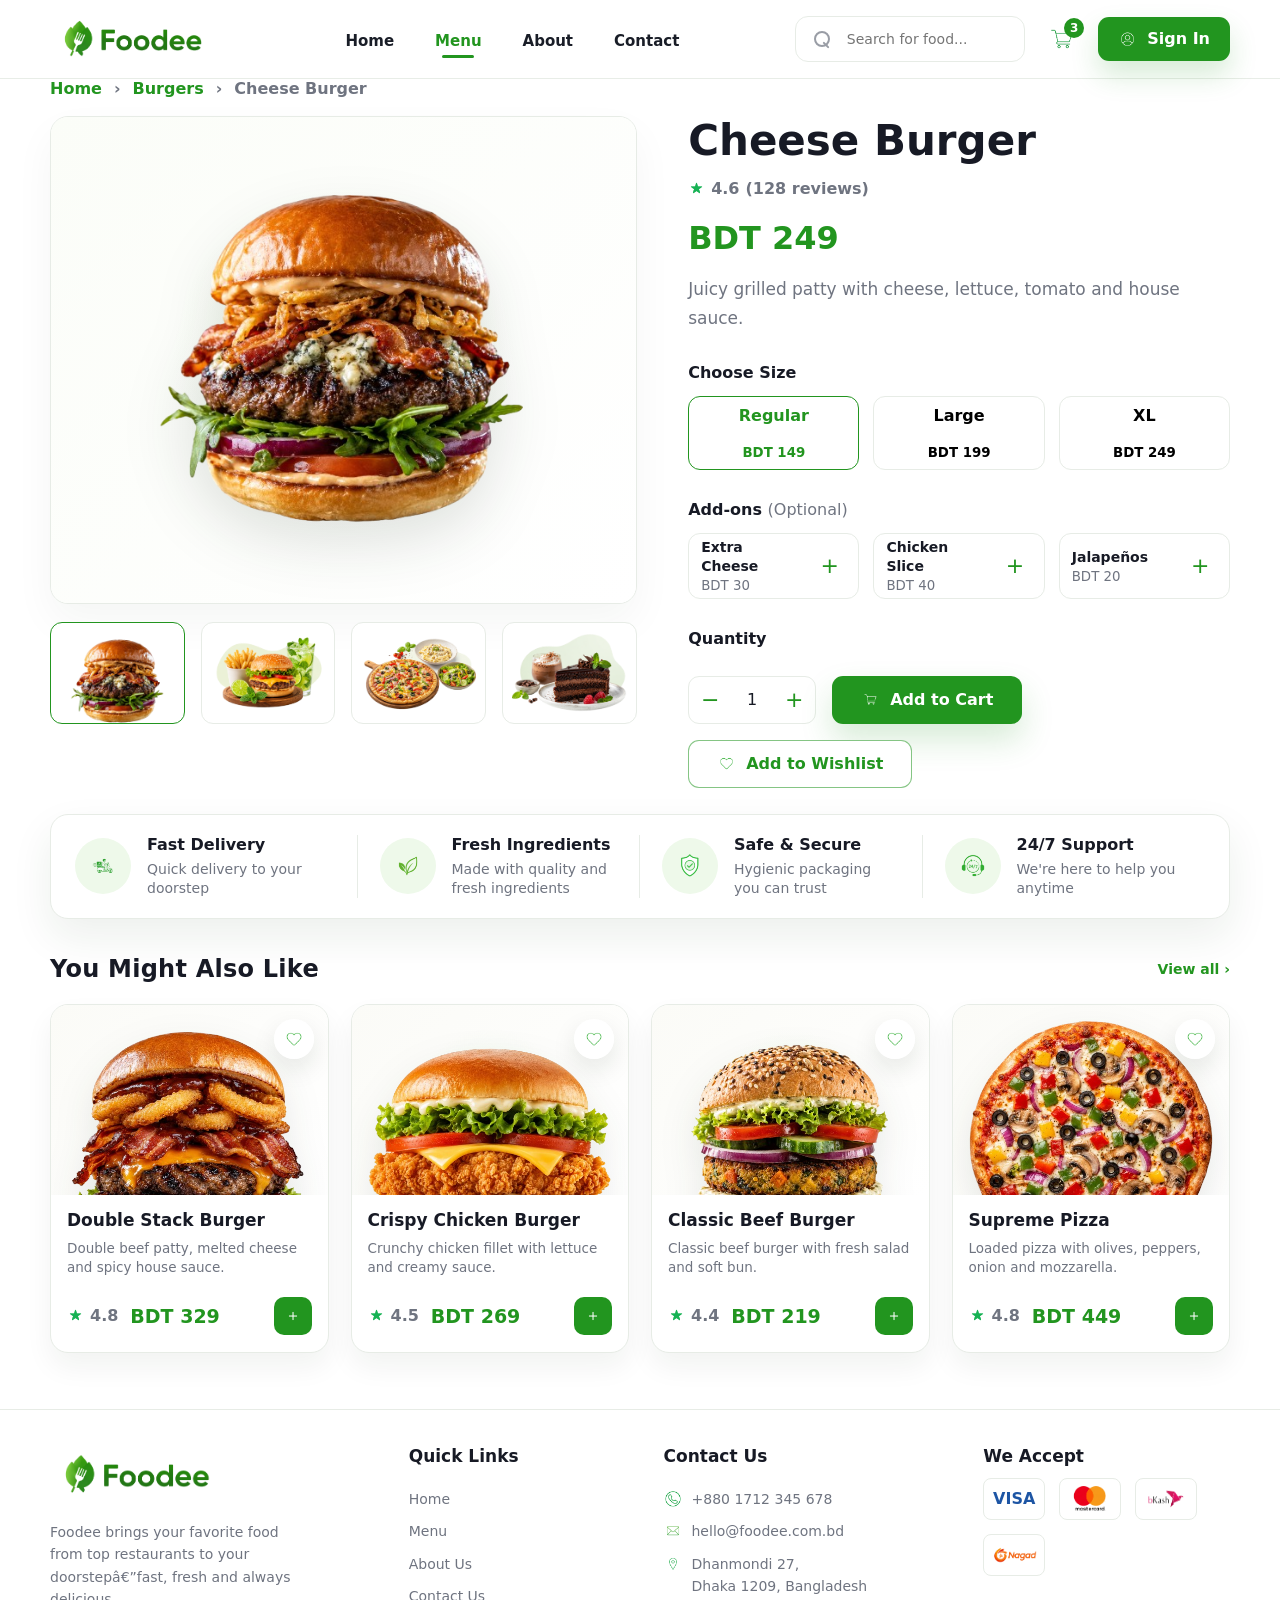
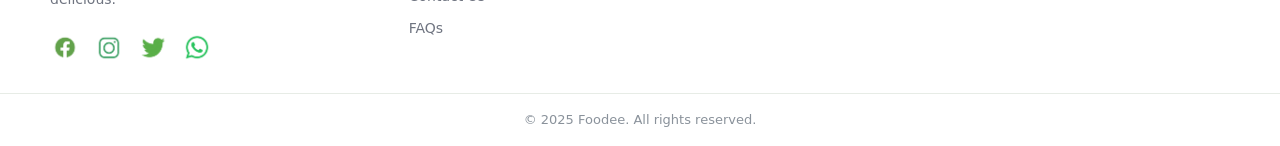
<file: foodee-responsive-perfect-v2/Database/HTML/product.html>
<!DOCTYPE html>
<html lang="en">
<head>
  <meta charset="UTF-8" />
  <meta name="viewport" content="width=device-width, initial-scale=1.0" />
  <base href="../" />
  <title>Product Details - Foodee</title>
  <meta name="description" content="Foodee delivers fresh meals in Bangladesh fast." />
  <link rel="icon" type="image/png" href="assets/brand/logo-mark.png" />
  <link rel="stylesheet" href="css/base.css" />
</head>
<body data-page="product">
<header class="site-header">
  <div class="header-shell">
    <a class="brand" href="index.html" aria-label="Foodee home"><img src="assets/brand/logo.png" alt="Foodee" /></a>
    <nav class="nav-links" aria-label="Primary navigation">
      <a href="index.html">Home</a>
      <a href="HTML/menu.html">Menu</a>
      <a href="HTML/about.html">About</a>
      <a href="HTML/contact.html">Contact</a>
    </nav>
    <div class="header-actions">
      <label class="search-box" aria-label="Search food"><span class="search-icon" aria-hidden="true"></span><input id="globalSearch" type="search" placeholder="Search for food..." /></label>
      <a class="cart-button" href="HTML/cart.html" aria-label="Open cart"><img src="assets/icons/cart.png" alt="" /><span data-cart-count>0</span></a>
      <button class="sign-in" type="button" data-open-auth><img src="assets/icons/user.png" alt="" />Sign In</button>
    </div>
  </div>
</header>

<main class="shell">
  <nav class="crumbs" aria-label="Breadcrumb"><a href="index.html">Home</a><span>›</span><a href="HTML/menu.html">Burgers</a><span>›</span><strong data-product-name>Cheese Burger</strong></nav>
  <section class="product-detail">
    <div>
      <div class="gallery-card">
        <div class="gallery-main"><img class="gallery-hero-img" data-product-image src="assets/hero/product-chicken-combo.png" alt="Foodee selected item" /></div>
      </div>
      
<div class="gallery-thumbs">
        <button class="thumb active" type="button"><img data-product-thumb src="assets/hero/product-chicken-combo.png" alt="Selected item" /></button>
        <button class="thumb" type="button"><img src="assets/hero/home-burger-combo.png" alt="Burger combo" /></button>
        <button class="thumb" type="button"><img src="assets/hero/menu-pizza-combo.png" alt="Pizza combo" /></button>
        <button class="thumb" type="button"><img src="assets/hero/checkout-cake-combo.png" alt="Dessert combo" /></button>
      </div>
    </div>
    <section class="product-info">
      <h1 data-product-name>Cheese Burger</h1>
      <div class="rating"><img src="assets/icons/star-filled.png" alt="" /><span data-product-rating>4.6</span><span data-product-reviews>(128 reviews)</span></div>
      <div class="price-large" data-product-price>BDT 149</div>
      <p data-product-desc>Juicy grilled patty with cheese, fresh lettuce, tomato, onion and our special sauce in a soft sesame bun.</p>

      <div class="option-title">Choose Size</div>
      <div class="size-grid">
        <button class="choice-card active" type="button">Regular<small>BDT 149</small></button>
        <button class="choice-card" type="button">Large<small>BDT 199</small></button>
        <button class="choice-card" type="button">XL<small>BDT 249</small></button>
      </div>

      <div class="option-title">Add-ons <span style="color: var(--muted); font-weight: 500;">(Optional)</span></div>
      <div class="addon-grid">
        <div class="addon-card"><div><strong>Extra Cheese</strong><br /><small>BDT 30</small></div><button type="button">+</button></div>
        <div class="addon-card"><div><strong>Chicken Slice</strong><br /><small>BDT 40</small></div><button type="button">+</button></div>
        <div class="addon-card"><div><strong>Jalapeños</strong><br /><small>BDT 20</small></div><button type="button">+</button></div>
      </div>

      <div class="option-title">Quantity</div>
      <div class="product-actions">
        <div class="qty-control"><button type="button">−</button><span>1</span><button type="button">+</button></div>
        <button class="btn btn-primary" type="button" id="detailAddCart" data-add-cart="burger"><img src="assets/icons/cart.png" alt="" />Add to Cart</button>
        <button class="btn btn-outline" type="button"><img src="assets/icons/heart.png" alt="" />Add to Wishlist</button>
      </div>
    </section>
  </section>
</main>
<section class="service-strip shell" aria-label="Foodee benefits">
  <article><img src="assets/icons/delivery-fast.png" alt="" /><div><h3>Fast Delivery</h3><p>Quick delivery to your doorstep</p></div></article>
  <article><img src="assets/icons/fresh-leaf.png" alt="" /><div><h3>Fresh Ingredients</h3><p>Made with quality and fresh ingredients</p></div></article>
  <article><img src="assets/icons/safe-secure.png" alt="" /><div><h3>Safe & Secure</h3><p>Hygienic packaging you can trust</p></div></article>
  <article><img src="assets/icons/support-247.png" alt="" /><div><h3>24/7 Support</h3><p>We're here to help you anytime</p></div></article>
</section>
<section class="section shell">
  <div class="section-head"><h2>You Might Also Like</h2><a href="HTML/menu.html">View all ›</a></div>
  <div class="product-grid" id="relatedProducts"></div>
</section>

<footer class="site-footer"></footer>
<div id="authMount"></div>
<div class="toast" id="toast" role="status" aria-live="polite"></div>
  <script src="js/data.js"></script>
  <script src="js/cart.js"></script>
  <script src="js/site.js"></script>
  <script src="js/product.js"></script>
</body>
</html>
</file>
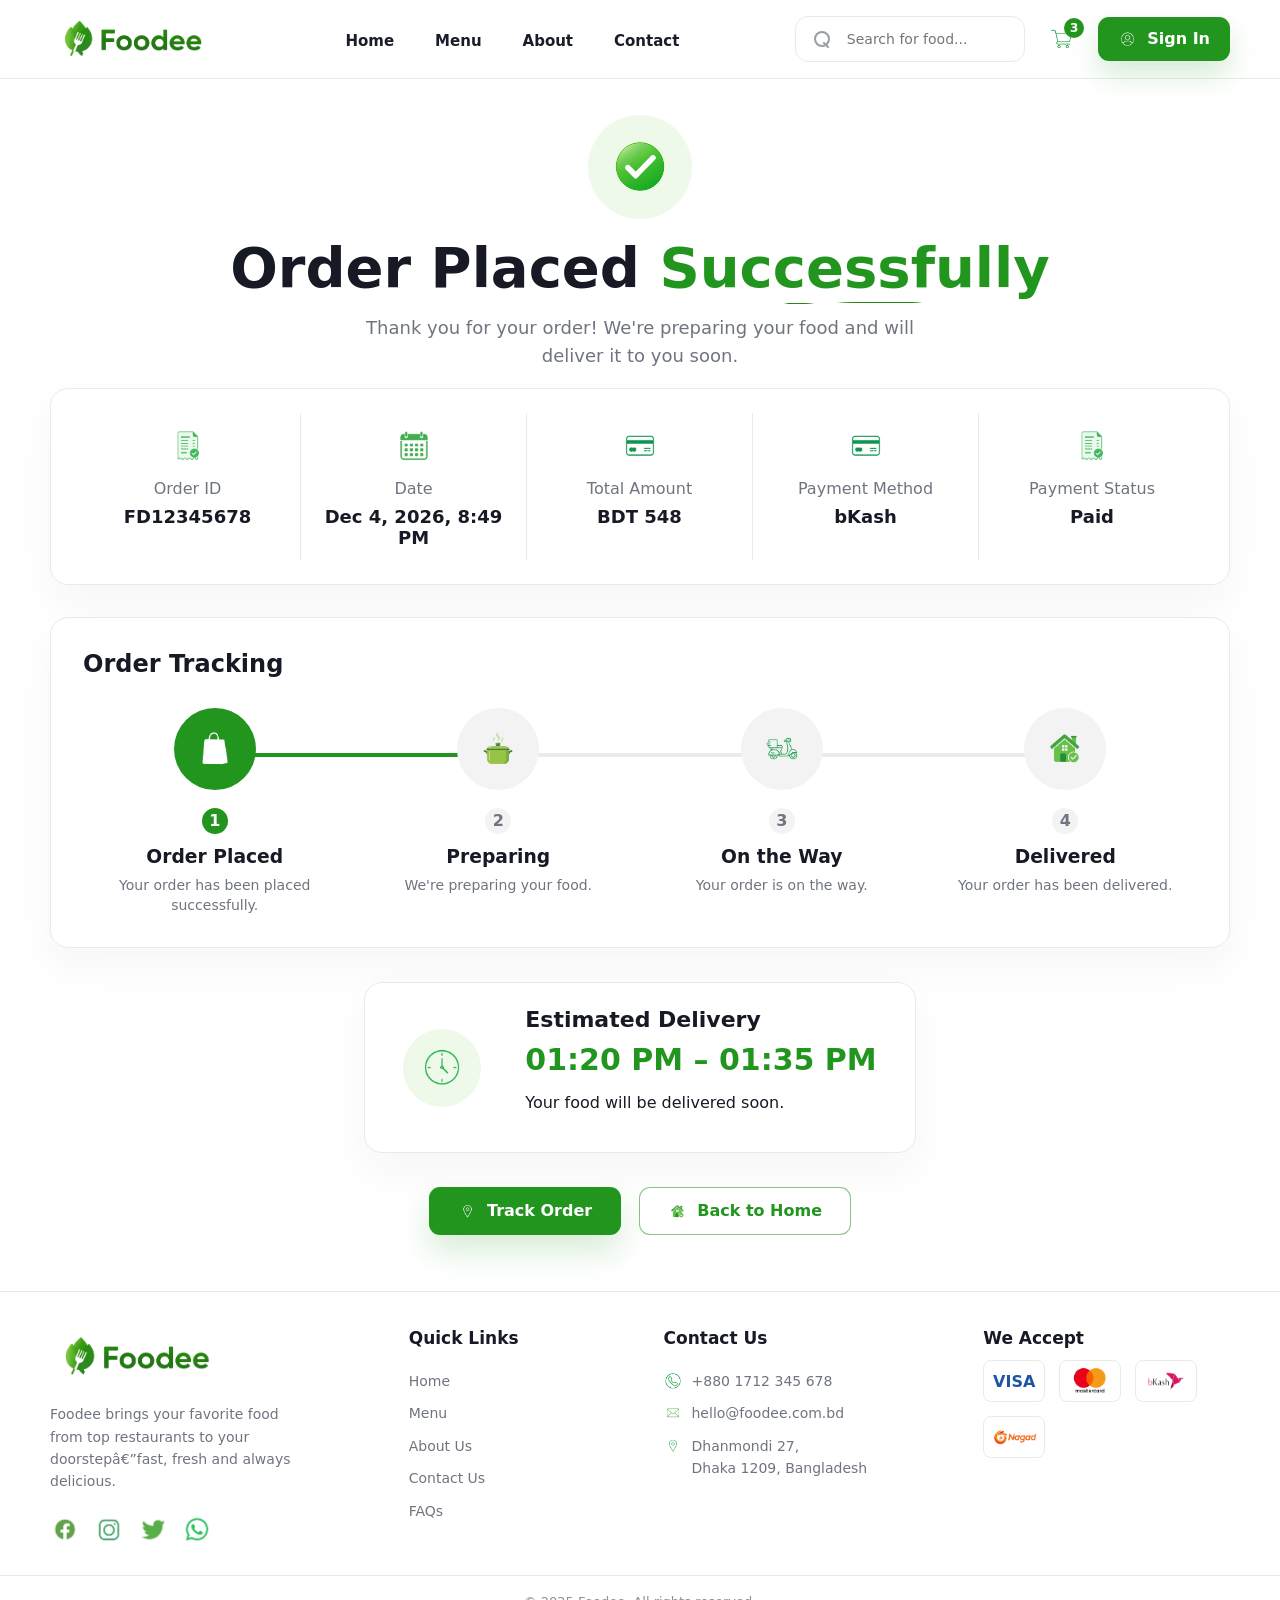
<file: foodee-responsive-perfect-v2/Database/HTML/success.html>
<!DOCTYPE html>
<html lang="en">
<head>
  <meta charset="UTF-8" />
  <meta name="viewport" content="width=device-width, initial-scale=1.0" />
  <base href="../" />
  <title>Order Success - Foodee</title>
  <meta name="description" content="Foodee delivers fresh meals in Bangladesh fast." />
  <link rel="icon" type="image/png" href="assets/brand/logo-mark.png" />
  <link rel="stylesheet" href="css/base.css" />
</head>
<body data-page="success">
<header class="site-header">
  <div class="header-shell">
    <a class="brand" href="index.html" aria-label="Foodee home"><img src="assets/brand/logo.png" alt="Foodee" /></a>
    <nav class="nav-links" aria-label="Primary navigation">
      <a href="index.html">Home</a>
      <a href="HTML/menu.html">Menu</a>
      <a href="HTML/about.html">About</a>
      <a href="HTML/contact.html">Contact</a>
    </nav>
    <div class="header-actions">
      <label class="search-box" aria-label="Search food"><span class="search-icon" aria-hidden="true"></span><input id="globalSearch" type="search" placeholder="Search for food..." /></label>
      <a class="cart-button" href="HTML/cart.html" aria-label="Open cart"><img src="assets/icons/cart.png" alt="" /><span data-cart-count>0</span></a>
      <button class="sign-in" type="button" data-open-auth><img src="assets/icons/user.png" alt="" />Sign In</button>
    </div>
  </div>
</header>

<main class="success-page">
  <section class="success-hero shell">
    <div class="success-icon"><img src="assets/icons/success-check.png" alt="Success" /></div>
    <h1>Order Placed <span class="underlined-word">Successfully</span></h1>
    <p>Thank you for your order! We're preparing your food and will deliver it to you soon.</p>
  </section>

  <section class="order-info-card shell">
    <article><img src="assets/icons/receipt-check.png" alt="" /><p>Order ID</p><strong>FD12345678</strong></article>
    <article><img src="assets/icons/calendar.png" alt="" /><p>Date</p><strong id="successDate">Today</strong></article>
    <article><img src="assets/payments/card.png" alt="" /><p>Total Amount</p><strong id="successTotal">BDT 548</strong></article>
    <article><img src="assets/payments/card.png" alt="" /><p>Payment Method</p><strong id="successMethod">bKash</strong></article>
    <article><img src="assets/icons/receipt-check.png" alt="" /><p>Payment Status</p><strong id="successStatus">Paid</strong></article>
  </section>

  <section class="tracking-card shell">
    <h2>Order Tracking</h2>
    <div class="track-steps">
      <article class="track-step active"><div class="track-icon"><img src="assets/icons/shopping-bag.png" alt="" /></div><span>1</span><h3>Order Placed</h3><p>Your order has been placed successfully.</p></article>
      <article class="track-step"><div class="track-icon"><img src="assets/icons/hot-pot.png" alt="" /></div><span>2</span><h3>Preparing</h3><p>We're preparing your food.</p></article>
      <article class="track-step"><div class="track-icon"><img src="assets/icons/delivery-scooter.png" alt="" /></div><span>3</span><h3>On the Way</h3><p>Your order is on the way.</p></article>
      <article class="track-step"><div class="track-icon"><img src="assets/icons/home-check.png" alt="" /></div><span>4</span><h3>Delivered</h3><p>Your order has been delivered.</p></article>
    </div>
  </section>

  <section class="estimated-card">
    <img src="assets/icons/clock.png" alt="" />
    <div><h2>Estimated Delivery</h2><strong>01:20 PM – 01:35 PM</strong><p>Your food will be delivered soon.</p></div>
  </section>
  <div class="success-actions"><a class="btn btn-primary" href="HTML/contact.html"><img src="assets/icons/location-pin.png" alt="" />Track Order</a><a class="btn btn-outline" href="index.html"><img src="assets/icons/home-check.png" alt="" />Back to Home</a></div>
</main>

<footer class="site-footer"></footer>
<div id="authMount"></div>
<div class="toast" id="toast" role="status" aria-live="polite"></div>
  <script src="js/data.js"></script>
  <script src="js/cart.js"></script>
  <script src="js/site.js"></script>
  <script src="js/success.js"></script>
</body>
</html>
</file>
<file: foodee-responsive-perfect-v2/Database/css/base.css>
﻿:root {
  --green: #22951f;
  --green-dark: #126f18;
  --green-soft: #eef9ea;
  --green-wash: #f7fcf4;
  --ink: #171a25;
  --muted: #6f7480;
  --line: #e7ece6;
  --paper: #ffffff;
  --shadow: 0 18px 42px rgba(28, 59, 29, 0.08);
  --deep-shadow: 0 26px 70px rgba(18, 42, 20, 0.12);
  --shell: 1120px;
  --radius: 18px;
}

* { box-sizing: border-box; }
html { scroll-behavior: smooth; }
body {
  margin: 0;
  color: var(--ink);
  background: #fff;
  font-family: "Poppins", "Inter", "Segoe UI", system-ui, sans-serif;
  overflow-x: hidden;
}
button, input, textarea, select { font: inherit; }
button { cursor: pointer; }
img { display: block; max-width: 100%; }
a { color: inherit; text-decoration: none; }

.shell,
.footer-inner,
.footer-bottom-inner,
.header-shell {
  width: min(var(--shell), calc(100% - 128px));
  margin-inline: auto;
}

.site-header {
  position: sticky;
  top: 0;
  z-index: 100;
  min-height: 80px;
  background: rgba(255,255,255,0.96);
  border-bottom: 1px solid rgba(231,236,230,0.95);
  backdrop-filter: blur(18px);
}
.header-shell {
  min-height: 80px;
  display: grid;
  grid-template-columns: 178px 1fr auto;
  align-items: center;
  gap: 26px;
}
.brand img { width: 162px; height: auto; }
.nav-links {
  display: flex;
  align-items: center;
  justify-content: center;
  gap: clamp(24px, 3.2vw, 42px);
  font-weight: 700;
  font-size: 15px;
}
.nav-links a {
  position: relative;
  padding: 28px 0 24px;
  color: #191d27;
  white-space: nowrap;
}
.nav-links a.active,
.nav-links a:hover { color: var(--green); }
.nav-links a.active::after {
  content: "";
  position: absolute;
  left: 50%;
  bottom: 16px;
  width: 32px;
  height: 3px;
  border-radius: 99px;
  background: var(--green);
  transform: translateX(-50%);
}
.header-actions {
  display: flex;
  align-items: center;
  gap: 17px;
}
.search-box,
.menu-search {
  display: flex;
  align-items: center;
  gap: 13px;
  height: 46px;
  padding-inline: 17px;
  border: 1px solid var(--line);
  border-radius: 13px;
  background: #fff;
}
.search-box { width: 238px; }
.search-icon {
  width: 19px;
  height: 19px;
  position: relative;
  flex: 0 0 auto;
  opacity: .7;
}
.search-icon::before {
  content: "";
  position: absolute;
  left: 1px;
  top: 1px;
  width: 12px;
  height: 12px;
  border: 2px solid var(--muted);
  border-radius: 50%;
}
.search-icon::after {
  content: "";
  position: absolute;
  right: 2px;
  bottom: 3px;
  width: 8px;
  height: 2px;
  border-radius: 99px;
  background: var(--muted);
  transform: rotate(45deg);
}
.search-box input,
.menu-search input {
  min-width: 0;
  width: 100%;
  border: 0;
  outline: 0;
  background: transparent;
  color: var(--ink);
  font-size: 14px;
}
.cart-button {
  position: relative;
  width: 43px;
  height: 43px;
  display: grid;
  place-items: center;
}
.cart-button img { width: 34px; height: 34px; object-fit: contain; }
.cart-button span {
  position: absolute;
  top: 0;
  right: -1px;
  min-width: 20px;
  height: 20px;
  display: grid;
  place-items: center;
  padding-inline: 6px;
  border-radius: 99px;
  background: var(--green);
  color: #fff;
  font-size: 12px;
  font-weight: 800;
}
.sign-in,
.btn {
  min-height: 48px;
  border-radius: 11px;
  display: inline-flex;
  align-items: center;
  justify-content: center;
  gap: 10px;
  font-weight: 800;
  line-height: 1;
}
.sign-in {
  padding: 0 24px;
  border: 0;
  color: #fff;
  background: var(--green);
  box-shadow: 0 14px 28px rgba(34,149,31,0.18);
}
.sign-in img,
.btn img { width: 19px; height: 19px; object-fit: contain; }
.sign-in img,
.btn-primary img { filter: brightness(0) invert(1); }
.btn { padding: 0 28px; border: 1px solid transparent; }
.btn-primary { color: #fff; background: var(--green); box-shadow: 0 16px 32px rgba(34,149,31,0.18); }
.btn-secondary { color: var(--green); background: #fff; border-color: rgba(34,149,31,0.48); }
.btn-outline { color: var(--green); background: #fff; border-color: rgba(34,149,31,0.55); }

main { min-height: 60vh; }
.section { margin-block: 34px; }
.section-head {
  display: flex;
  align-items: center;
  justify-content: space-between;
  gap: 20px;
  margin-bottom: 20px;
}
.section-head h2 {
  margin: 0;
  font-size: 24px;
  line-height: 1.2;
  letter-spacing: .01em;
}
.section-head a {
  color: var(--green);
  font-weight: 800;
  font-size: 14px;
}
.eyebrow {
  display: inline-flex;
  align-items: center;
  gap: 9px;
  margin: 0 0 25px;
  padding: 8px 16px;
  border-radius: 999px;
  background: var(--green-soft);
  color: var(--green-dark);
  font-weight: 800;
  font-size: 15px;
}
.eyebrow img { width: 20px; height: 20px; object-fit: contain; }
.decor-title span { color: var(--green); }
.underlined-word {
  color: var(--green);
  position: relative;
  display: inline-block;
}
.underlined-word::after,
.decor-title span::after {
  content: "";
  position: absolute;
  left: 4px;
  right: 3px;
  bottom: -8px;
  height: 10px;
  background: url("../assets/decor/green-underline.png") center / 100% 100% no-repeat;
  pointer-events: none;
}

/* Shared hero food art */
.hero-art {
  position: relative;
  min-height: 370px;
  isolation: isolate;
}
.hero-art::before {
  content: "";
  position: absolute;
  z-index: 0;
  left: 8%;
  right: 4%;
  top: 12%;
  height: 70%;
  border-radius: 46% 54% 42% 58% / 52% 44% 56% 48%;
  background: rgba(235,247,228,0.95);
  transform: rotate(-5deg);
}
.hero-art::after {
  content: "";
  position: absolute;
  z-index: 1;
  left: 20%;
  top: 9%;
  width: 92px;
  height: 92px;
  background: url("../assets/decor/outline-leaf.png") center / contain no-repeat;
  opacity: .22;
}
.hero-art img { position: absolute; object-fit: contain; }
.art-fries { left: 15%; top: 38%; width: 21%; z-index: 3; filter: drop-shadow(0 18px 20px rgba(70, 52, 20, .12)); }
.art-burger { left: 31%; bottom: 12%; width: 39%; z-index: 5; filter: drop-shadow(0 22px 22px rgba(88, 63, 26, .15)); }
.art-board { left: 35%; bottom: 6%; width: 34%; z-index: 4; opacity: .96; filter: drop-shadow(0 18px 15px rgba(70, 52, 20, .12)); }
.art-drink { right: 9%; bottom: 11%; width: 20%; z-index: 4; filter: drop-shadow(0 18px 20px rgba(56, 98, 43, .14)); }
.art-lime { right: 5%; bottom: 10%; width: 11%; z-index: 6; }
.art-mint { right: 9%; top: 16%; width: 11%; z-index: 6; }
.hero-art.small { min-height: 340px; }
.hero-art.small .art-fries { left: 13%; top: 36%; width: 22%; }
.hero-art.small .art-burger { left: 29%; bottom: 10%; width: 42%; }
.hero-art.small .art-board { left: 33%; bottom: 5%; width: 36%; }
.hero-art.small .art-drink { width: 21%; right: 7%; bottom: 10%; }
.hero-art.small .art-lime { right: 3%; bottom: 9%; width: 12%; }
.hero-art.small .art-mint { right: 8%; top: 15%; width: 12%; }

.hero,
.menu-hero,
.contact-hero,
.about-hero,
.page-title,
.success-hero {
  position: relative;
  overflow: hidden;
}
.hero::before,
.menu-hero::before,
.contact-hero::before,
.about-hero::before,
.page-title::before,
.success-hero::before {
  content: "";
  position: absolute;
  left: -72px;
  top: 64px;
  width: 170px;
  height: 210px;
  background: url("../assets/decor/outline-leaf.png") center / contain no-repeat;
  opacity: .22;
  pointer-events: none;
}
.hero::after,
.menu-hero::after,
.contact-hero::after,
.about-hero::after,
.page-title::after,
.success-hero::after {
  content: "";
  position: absolute;
  right: 2%;
  top: 42px;
  width: 360px;
  height: 220px;
  background: url("../assets/decor/green-blob.png") center / contain no-repeat;
  opacity: .36;
  pointer-events: none;
  z-index: 0;
}
.hero > *,
.menu-hero > *,
.contact-hero > *,
.about-hero > *,
.page-title > *,
.success-hero > * { position: relative; z-index: 1; }
.hero-copy,
.menu-hero > div:first-child,
.contact-hero > div:first-child,
.about-hero > div:first-child,
.page-title > * { max-width: 100%; }


/* Home */
.hero {
  min-height: 430px;
  display: grid;
  grid-template-columns: 0.94fr 1.06fr;
  align-items: center;
  gap: 28px;
  padding: 34px 0 12px;
}
.hero h1 {
  margin: 0;
  font-size: clamp(48px, 5vw, 66px);
  line-height: 1.08;
  letter-spacing: 0;
}
.hero-copy > p:not(.eyebrow) {
  margin: 22px 0 28px;
  max-width: 480px;
  color: var(--muted);
  font-size: 18px;
  line-height: 1.65;
}
.hero-actions { display: flex; align-items: center; gap: 20px; flex-wrap: wrap; }

.service-strip {
  display: grid;
  grid-template-columns: repeat(4, minmax(0, 1fr));
  align-items: center;
  gap: 0;
  margin: 26px auto 36px;
  padding: 20px 24px;
  border: 1px solid var(--line);
  border-radius: 18px;
  background: #fff;
  box-shadow: var(--shadow);
}
.service-strip article {
  min-width: 0;
  display: flex;
  align-items: center;
  gap: 16px;
  padding: 0 22px;
}
.service-strip article:first-child { padding-left: 0; }
.service-strip article:last-child { padding-right: 0; }
.service-strip article:not(:last-child) { border-right: 1px solid var(--line); }
.service-strip img {
  width: 56px;
  height: 56px;
  flex: 0 0 56px;
  padding: 12px;
  border-radius: 50%;
  background: var(--green-soft);
  object-fit: contain;
}
.service-strip h3 { margin: 0 0 6px; font-size: 16px; line-height: 1.2; }
.service-strip p { margin: 0; color: var(--muted); font-size: 14px; line-height: 1.35; }

.category-grid {
  display: grid;
  grid-template-columns: repeat(7, minmax(0,1fr));
  gap: 14px;
}
.category-card {
  min-height: 110px;
  display: grid;
  place-items: center;
  align-content: center;
  gap: 8px;
  border: 1px solid var(--line);
  border-radius: 15px;
  background: #fff;
  box-shadow: 0 12px 24px rgba(24,42,22,.045);
  font-weight: 700;
  transition: .18s ease;
}
.category-card:hover { transform: translateY(-3px); border-color: rgba(34,149,31,.35); }
.category-card img { width: 58px; height: 58px; object-fit: contain; }

.product-grid {
  display: grid;
  grid-template-columns: repeat(4, minmax(0,1fr));
  gap: 22px;
}
.product-card {
  position: relative;
  overflow: hidden;
  border: 1px solid var(--line);
  border-radius: 16px;
  background: #fff;
  box-shadow: 0 14px 28px rgba(23,42,24,.055);
}
.wish-btn {
  position: absolute;
  z-index: 2;
  right: 14px;
  top: 14px;
  width: 40px;
  height: 40px;
  display: grid;
  place-items: center;
  border: 0;
  border-radius: 50%;
  background: rgba(255,255,255,.95);
  box-shadow: 0 10px 24px rgba(22,38,20,.1);
}
.wish-btn img { width: 22px; height: 22px; object-fit: contain; }
.product-image-link {
  height: 170px;
  display: grid;
  place-items: center;
  overflow: hidden;
  background:
    radial-gradient(circle at 50% 45%, rgba(238,249,234,.9), transparent 42%),
    linear-gradient(135deg, #fbfbf7, #ffffff);
}
.product-image {
  width: 82%;
  height: 82%;
  object-fit: contain;
  filter: drop-shadow(0 16px 18px rgba(34, 35, 20, .10));
  transform: scale(1.18);
}
.product-card[data-id="pizza"] .product-image,
.product-card[data-id="cake"] .product-image,
.product-card[data-id="salad"] .product-image { width: 100%; height: 100%; transform: scale(1.12); }
.product-card[data-id="fries"] .product-image,
.product-card[data-id="drink"] .product-image { transform: scale(1.08); }
.product-body { padding: 15px 16px 17px; }
.product-body h3 { margin: 0 0 8px; font-size: 17px; line-height: 1.25; }
.product-body p { margin: 0 0 16px; min-height: 42px; color: var(--muted); font-size: 13.5px; line-height: 1.45; }
.product-bottom {
  display: grid;
  grid-template-columns: auto 1fr auto;
  align-items: center;
  gap: 12px;
}
.rating { display: inline-flex; align-items: center; gap: 6px; color: var(--muted); font-weight: 700; }
.rating img { width: 17px; height: 17px; object-fit: contain; }
.price { color: var(--green); font-size: 19px; font-weight: 900; white-space: nowrap; }
.add-cart {
  width: 38px;
  height: 38px;
  display: grid;
  place-items: center;
  border: 0;
  border-radius: 10px;
  background: var(--green);
}
.add-cart img { width: 18px; height: 18px; object-fit: contain; filter: brightness(0) invert(1); }

.offer-banner {
  min-height: 154px;
  position: relative;
  isolation: isolate;
  overflow: hidden;
  display: grid;
  grid-template-columns: 218px 1fr 260px;
  align-items: center;
  gap: 28px;
  padding: 24px 34px;
  margin: 42px auto 26px;
  border-radius: 16px;
  color: #fff;
  background: linear-gradient(90deg, #147b17 0%, #25991f 55%, #73bf37 100%);
  box-shadow: 0 22px 48px rgba(34,149,31,.18);
}
.offer-banner::before {
  content: "";
  position: absolute;
  inset: 0;
  z-index: -1;
  background:
    url("../assets/decor/outline-leaf.png") 73% 58% / 150px no-repeat,
    url("../assets/decor/leaf-sprig.png") 62% 22% / 90px no-repeat,
    radial-gradient(circle at 95% 18%, rgba(255,255,255,.22), transparent 23%);
  opacity: .48;
}
.offer-badge {
  width: 150px;
  height: 84px;
  display: grid;
  place-items: center;
  justify-self: center;
  border: 2px dashed rgba(255,255,255,.82);
  border-radius: 14px;
  font-size: 23px;
  font-weight: 900;
  line-height: 1.05;
  text-align: center;
}
.offer-banner h2 { margin: 0 0 9px; font-size: 24px; }
.offer-banner p { margin: 0 0 6px; font-size: 17px; }
.offer-banner strong { display: inline-block; padding: 5px 13px; border: 1px solid rgba(255,255,255,.44); border-radius: 8px; }
.offer-banner small { opacity: .9; }
.offer-banner img { justify-self: end; width: 246px; filter: drop-shadow(0 20px 18px rgba(0,0,0,.14)); }

.steps-line { margin-top: 24px; text-align: center; }
.steps-line h2 {
  display: inline-flex;
  align-items: center;
  gap: 10px;
  margin: 0 0 24px;
  font-size: 27px;
}
.steps-line h2 img { width: 18px; height: 18px; object-fit: contain; }
.steps-grid.compact {
  display: grid;
  grid-template-columns: repeat(3, minmax(0,1fr));
  gap: 36px;
  text-align: left;
}
.steps-grid.compact article {
  position: relative;
  display: grid;
  grid-template-columns: 44px 58px 1fr;
  gap: 17px;
  align-items: center;
}
.steps-grid.compact span {
  width: 34px;
  height: 34px;
  display: grid;
  place-items: center;
  border-radius: 50%;
  color: var(--green);
  background: var(--green-soft);
  font-weight: 900;
}
.steps-grid.compact img { width: 56px; height: 56px; object-fit: contain; }
.steps-grid.compact h3 { margin: 0 0 6px; font-size: 16px; }
.steps-grid.compact p { margin: 0; color: var(--muted); font-size: 14px; line-height: 1.45; }

/* Menu */
.menu-hero,
.contact-hero {
  min-height: 360px;
  display: grid;
  grid-template-columns: .9fr 1.1fr;
  align-items: center;
  gap: 28px;
  padding: 24px 0 10px;
}
.menu-hero h1,
.contact-hero h1,
.about-hero h1,
.page-title h1 {
  margin: 0;
  font-size: clamp(44px, 5.4vw, 64px);
  line-height: 1.08;
  letter-spacing: 0;
}
.menu-hero p,
.contact-hero p,
.about-hero p,
.page-title p {
  margin: 24px 0 28px;
  color: var(--muted);
  max-width: 475px;
  font-size: 18px;
  line-height: 1.7;
}
.menu-search { width: min(360px, 100%); height: 58px; border-radius: 16px; }
.menu-tabs {
  display: flex;
  gap: 14px;
  align-items: center;
  overflow-x: auto;
  padding: 10px 0 24px;
  scrollbar-width: none;
}
.menu-tabs::-webkit-scrollbar { display:none; }
.menu-tab {
  min-width: max-content;
  height: 50px;
  padding: 0 22px;
  display: inline-flex;
  align-items: center;
  gap: 10px;
  border: 1px solid var(--line);
  border-radius: 999px;
  background: #fff;
  font-weight: 700;
}
.menu-tab img { width: 24px; height: 24px; object-fit: contain; }
.menu-tab.active { background: var(--green); color: #fff; border-color: var(--green); }
.menu-tab.active img { filter: brightness(0) invert(1); }
.menu-grid { margin-bottom: 28px; }

/* About */
.about-hero {
  min-height: 430px;
  display: grid;
  grid-template-columns: .8fr 1.2fr;
  align-items: center;
  gap: 42px;
  padding: 26px 0 22px;
}
.about-hero h1 { letter-spacing: 0; }
.about-hero .btn { margin-top: 8px; }
.about-photo {
  position: relative;
  overflow: hidden;
  border-radius: 22px;
  min-height: 325px;
  background: var(--green-wash);
  box-shadow: var(--shadow);
}
.about-photo img { width: 100%; height: 100%; object-fit: cover; }
.how-panel,
.mission-panel {
  position: relative;
  border: 1px solid var(--line);
  border-radius: 22px;
  background: #fff;
  box-shadow: 0 18px 48px rgba(23,42,24,.045);
  overflow: hidden;
}
.how-panel { padding: 48px 42px; }
.how-panel::before,
.mission-panel::before {
  content: "";
  position: absolute;
  right: 4%; top: 18px;
  width: 150px; height: 150px;
  background: url("../assets/decor/outline-leaf.png") center / contain no-repeat;
  opacity: .22;
}
.center-title { margin: 0 0 34px; text-align: center; font-size: 38px; }
.center-title .underlined-word::after { bottom: -14px; }
.process-grid {
  display: grid;
  grid-template-columns: repeat(4, minmax(0,1fr));
  gap: 28px;
}
.process-card {
  position: relative;
  min-height: 236px;
  padding: 32px 24px 26px;
  border: 1px solid var(--line);
  border-radius: 16px;
  text-align: center;
  background: #fff;
}
.process-card .step-badge {
  position: absolute;
  top: -14px;
  left: 26px;
  width: 32px; height: 32px;
  display: grid; place-items: center;
  border-radius: 50%;
  color: #fff;
  background: var(--green);
  font-weight: 900;
}
.process-card img {
  width: 76px;
  height: 76px;
  margin: 8px auto 20px;
  padding: 16px;
  border-radius: 50%;
  background: var(--green-soft);
  object-fit: contain;
}
.process-card h3 { margin: 0 0 10px; font-size: 17px; }
.process-card p { margin: 0; color: var(--muted); line-height: 1.55; font-size: 14px; }
.mission-panel {
  display: grid;
  grid-template-columns: .8fr 1fr;
  gap: 50px;
  align-items: center;
  padding: 40px 52px;
  margin-top: 36px;
}
.mission-image { min-height: 260px; position: relative; }
.mission-image::before {
  content: "";
  position: absolute;
  inset: 10% 5% 0 0;
  border-radius: 47% 53% 49% 51% / 53% 42% 58% 47%;
  background: var(--green-soft);
  transform: rotate(-8deg);
}
.mission-image img { position: relative; z-index: 1; width: 92%; margin: auto; filter: drop-shadow(0 18px 20px rgba(30,40,20,.1)); }
.mission-copy h2 { margin: 0 0 14px; font-size: 32px; }
.mission-copy > p { margin: 0 0 28px; color: var(--muted); line-height: 1.7; }
.mission-points { display: grid; grid-template-columns: repeat(3,1fr); gap: 22px; }
.mission-points img { width: 42px; height: 42px; object-fit: contain; margin-bottom: 10px; }
.mission-points h3 { margin: 0 0 9px; font-size: 15px; }
.mission-points p { margin: 0; color: var(--muted); font-size: 13px; line-height: 1.45; }

/* Contact */
.contact-hero h1 { letter-spacing: 0; }
.contact-layout {
  display: grid;
  grid-template-columns: .78fr 1.22fr;
  gap: 34px;
  align-items: start;
}
.contact-card,
.form-card,
.map-card,
.cart-panel,
.summary-card,
.checkout-panel,
.checkout-summary,
.tracking-card,
.order-info-card,
.estimated-card {
  border: 1px solid var(--line);
  border-radius: 18px;
  background: #fff;
  box-shadow: 0 18px 42px rgba(23,42,24,.045);
}
.contact-card,
.form-card { padding: 28px; }
.contact-card h2,
.form-card h2 { margin: 0 0 22px; font-size: 24px; }
.info-list { display: grid; gap: 18px; }
.info-item {
  display: grid;
  grid-template-columns: 64px 1fr;
  gap: 16px;
  align-items: center;
  padding: 15px 18px;
  border: 1px solid var(--line);
  border-radius: 14px;
}
.info-item img { width: 52px; height: 52px; padding: 12px; border-radius: 50%; background: var(--green-soft); object-fit: contain; }
.info-item h3 { margin: 0 0 5px; font-size: 16px; }
.info-item p { margin: 0; color: var(--muted); line-height: 1.45; }
.info-item .social-links img { width: 30px; height: 30px; padding: 0; background: transparent; border-radius: 0; }
.form-grid { display: grid; gap: 18px; }
.form-field { display: grid; gap: 9px; }
.form-field label { font-weight: 700; }
.form-field input,
.form-field textarea {
  width: 100%;
  border: 1px solid var(--line);
  border-radius: 11px;
  outline: 0;
  padding: 14px 18px;
  background: #fff;
  color: var(--ink);
}
.form-field textarea { min-height: 145px; resize: vertical; }
.map-section { margin-top: 32px; }
.map-section h2 { margin: 0 0 18px; }
.map-card {
  position: relative;
  height: 168px;
  overflow: hidden;
  background:
    linear-gradient(30deg, transparent 48%, rgba(255,255,255,.75) 49%, rgba(255,255,255,.75) 51%, transparent 52%) 0 0 / 90px 70px,
    linear-gradient(120deg, transparent 48%, rgba(255,255,255,.7) 49%, rgba(255,255,255,.7) 51%, transparent 52%) 0 0 / 120px 80px,
    #eef1ee;
}
.map-card::before {
  content: "Green Road";
  position: absolute; left: 23%; top: 35%;
  color: #7e8a82; font-size: 12px; transform: rotate(-8deg);
}
.map-card::after {
  content: "";
  position: absolute;
  left: 50%; top: 50%;
  width: 82px; height: 82px;
  background: url("../assets/icons/map-pin-solid.png") center / contain no-repeat;
  transform: translate(-50%,-50%);
}

/* Product details */
.crumbs {
  display: flex;
  align-items: center;
  gap: 12px;
  margin: 0 0 18px;
  color: var(--muted);
  font-weight: 700;
}
.crumbs a { color: var(--green); }
.product-detail {
  display: grid;
  grid-template-columns: 1.02fr .98fr;
  gap: 38px;
  align-items: start;
}
.gallery-card {
  border: 1px solid var(--line);
  border-radius: 18px;
  background: #fff;
  overflow: hidden;
  box-shadow: 0 18px 42px rgba(23,42,24,.045);
}
.gallery-main {
  position: relative;
  min-height: 430px;
  background: linear-gradient(135deg, #fbfdf7, #fff);
  overflow: hidden;
}
.gallery-main .hero-art { min-height: 430px; }
.gallery-thumbs {
  display: grid;
  grid-template-columns: repeat(4,1fr);
  gap: 16px;
  padding-top: 18px;
}
.thumb {
  height: 102px;
  border: 1px solid var(--line);
  border-radius: 12px;
  background: #fff;
  overflow: hidden;
  display: grid;
  place-items: center;
}
.thumb.active { border-color: var(--green); }
.thumb img { width: 95%; height: 95%; object-fit: contain; }
.product-info h1 { margin: 0 0 14px; font-size: 42px; }
.product-info .price-large { margin: 18px 0; color: var(--green); font-size: 32px; font-weight: 900; }
.product-info p { color: var(--muted); font-size: 17px; line-height: 1.7; }
.option-title { margin: 30px 0 14px; font-weight: 800; }
.size-grid,
.addon-grid { display: grid; gap: 14px; }
.size-grid { grid-template-columns: repeat(3,1fr); }
.addon-grid { grid-template-columns: repeat(3,1fr); }
.choice-card {
  min-height: 74px;
  border: 1px solid var(--line);
  border-radius: 12px;
  display: grid;
  place-items: center;
  text-align: center;
  background: #fff;
  font-weight: 700;
}
.choice-card.active { border-color: var(--green); color: var(--green); }
.choice-card small { display: block; margin-top: 5px; color: inherit; font-weight: 600; }
.addon-card {
  min-height: 66px;
  display: grid;
  grid-template-columns: 1fr 32px;
  align-items: center;
  gap: 12px;
  padding: 0 12px;
  border: 1px solid var(--line);
  border-radius: 12px;
  background: #fff;
}
.addon-card strong { font-size: 14px; }
.addon-card small { color: var(--muted); }
.addon-card button { width: 30px; height: 30px; border: 0; background: transparent; color: var(--green); font-size: 22px; }
.product-actions { display: flex; align-items: center; gap: 16px; flex-wrap: wrap; margin-top: 28px; }
.qty-control {
  height: 48px;
  display: inline-grid;
  grid-template-columns: 42px 42px 42px;
  align-items: center;
  justify-items: center;
  border: 1px solid var(--line);
  border-radius: 11px;
  background: #fff;
}
.qty-control button { border: 0; background: transparent; color: var(--green); font-size: 22px; width: 100%; height: 100%; }

/* Page title, cart, checkout */
.page-title {
  min-height: 176px;
  display: grid;
  align-content: center;
  padding: 20px 0 12px;
}
.cart-layout {
  display: grid;
  grid-template-columns: 1.5fr .88fr;
  gap: 34px;
  align-items: start;
}
.cart-panel { padding: 24px; }
.cart-items { display: grid; }
.cart-item {
  display: grid;
  grid-template-columns: 170px 1fr auto 42px;
  gap: 28px;
  align-items: center;
  padding: 20px 0;
  border-bottom: 1px solid var(--line);
}
.cart-item:last-child { border-bottom: 0; }
.cart-item-img {
  width: 170px;
  height: 150px;
  border-radius: 12px;
  object-fit: contain;
  background: #fbfbf7;
}
.cart-item h3 { margin: 0 0 9px; font-size: 22px; }
.cart-item p { margin: 0 0 20px; max-width: 300px; color: var(--muted); line-height: 1.55; }
.remove-item { border: 0; background: transparent; }
.remove-item img { width: 24px; height: 24px; object-fit: contain; }
.summary-card,
.checkout-summary { padding: 32px; }
.summary-card h2,
.checkout-summary h2 { margin: 0 0 30px; }
.summary-line,
.total-line { display: flex; justify-content: space-between; gap: 20px; margin-bottom: 24px; font-size: 17px; }
.total-line { padding-top: 24px; border-top: 1px dashed var(--line); font-size: 20px; font-weight: 900; }
.total-line strong { color: var(--green); font-size: 30px; }
.promo-row { display: grid; grid-template-columns: 1fr 78px; border: 1px solid var(--line); border-radius: 11px; overflow: hidden; margin: 24px 0; }
.promo-row input { border: 0; outline: 0; padding: 14px 16px; }
.promo-row button { border: 0; color: var(--green); background: #fff; font-weight: 800; border-left: 1px solid var(--line); }
.safe-note { display: flex; gap: 10px; align-items: center; margin-top: 24px; color: var(--muted); font-size: 14px; }
.safe-note img { width: 22px; height: 22px; object-fit: contain; }
.cart-back { margin-top: 26px; }
.checkout-layout {
  display: grid;
  grid-template-columns: 1.22fr .88fr;
  gap: 38px;
  align-items: start;
}
.checkout-panel { padding: 28px; }
.step-title { display: flex; align-items: center; gap: 16px; margin: 0 0 24px; font-size: 22px; }
.step-title span { width: 34px; height: 34px; display: grid; place-items: center; border-radius: 50%; background: var(--green-soft); color: var(--green); font-weight: 900; }
.input-wrap { position: relative; }
.input-wrap img { position: absolute; left: 16px; top: 50%; width: 22px; height: 22px; object-fit: contain; transform: translateY(-50%); opacity: .65; }
.input-wrap input,
.input-wrap textarea { padding-left: 50px; }
.location-link { display: inline-flex; align-items: center; gap: 7px; color: var(--green); font-size: 14px; margin-top: -6px; }
.location-link img { width: 18px; height: 18px; }
.payment-list { display: grid; gap: 12px; margin-top: 18px; }
.payment-option {
  display: grid;
  grid-template-columns: 28px 1fr auto;
  align-items: center;
  gap: 14px;
  min-height: 70px;
  padding: 12px 18px;
  border: 1px solid var(--line);
  border-radius: 12px;
}
.payment-option.active { border-color: var(--green); }
.radio-dot { width: 18px; height: 18px; border: 1px solid var(--line); border-radius: 50%; }
.payment-option.active .radio-dot { border: 6px solid var(--green); }
.payment-option h3 { margin: 0 0 5px; font-size: 16px; }
.payment-option p { margin: 0; color: var(--muted); font-size: 13px; }
.payment-option img { width: 70px; height: 44px; object-fit: contain; }
.summary-product { display: grid; gap: 18px; margin-bottom: 28px; }
.summary-product article { display: grid; grid-template-columns: 90px 1fr auto; gap: 16px; align-items: center; }
.summary-product img { width: 90px; height: 76px; object-fit: contain; border-radius: 10px; background: #fbfbf7; }
.summary-product h3 { margin: 0 0 8px; font-size: 16px; }
.savings-box { display: flex; align-items: center; gap: 16px; margin: 24px 0; padding: 18px; border: 1px solid #dcebd4; border-radius: 12px; background: #f4faef; color: var(--green-dark); }
.savings-box img { width: 42px; height: 42px; object-fit: contain; }

/* Success */
.success-page { text-align: center; }
.success-hero { padding: 36px 0 18px; }
.success-icon { width: 104px; height: 104px; margin: 0 auto 18px; display: grid; place-items: center; border-radius: 50%; background: var(--green-soft); }
.success-icon img { width: 64px; height: 64px; object-fit: contain; }
.success-hero h1 { margin: 0; font-size: clamp(40px,5vw,56px); line-height: 1.12; }
.success-hero p { margin: 14px auto 0; max-width: 600px; color: var(--muted); font-size: 18px; line-height: 1.55; }
.order-info-card { display: grid; grid-template-columns: repeat(5,1fr); padding: 24px; margin-bottom: 32px; }
.order-info-card article { padding: 12px 14px; border-right: 1px solid var(--line); }
.order-info-card article:last-child { border-right: 0; }
.order-info-card img { width: 42px; height: 42px; object-fit: contain; margin: 0 auto 12px; }
.order-info-card p { margin: 0 0 8px; color: var(--muted); }
.order-info-card strong { font-size: 18px; }
.tracking-card { padding: 32px; text-align: left; }
.tracking-card h2 { margin: 0 0 30px; }
.track-steps { position: relative; display: grid; grid-template-columns: repeat(4,1fr); gap: 20px; text-align: center; }
.track-steps::before { content: ""; position: absolute; left: 12%; right: 12%; top: 45px; height: 4px; background: var(--line); }
.track-steps::after { content: ""; position: absolute; left: 12%; width: 26%; top: 45px; height: 4px; background: var(--green); }
.track-step { position: relative; z-index: 1; }
.track-icon { width: 82px; height: 82px; display: grid; place-items: center; margin: 0 auto 18px; border-radius: 50%; background: #f3f3f3; }
.track-step.active .track-icon { background: var(--green); }
.track-step.active .track-icon img { filter: brightness(0) invert(1); }
.track-icon img { width: 44px; height: 44px; object-fit: contain; }
.track-step span { width: 26px; height: 26px; display: grid; place-items: center; margin: 0 auto 12px; border-radius: 50%; background: #f3f3f3; font-weight: 800; color: var(--muted); }
.track-step.active span { background: var(--green); color: #fff; }
.track-step h3 { margin: 0 0 8px; }
.track-step p { margin: 0; color: var(--muted); font-size: 14px; line-height: 1.45; }
.estimated-card { display: inline-grid; grid-template-columns: 98px 1fr; align-items: center; gap: 24px; padding: 24px 38px; margin: 34px auto; text-align: left; }
.estimated-card img { width: 78px; height: 78px; padding: 16px; border-radius: 50%; background: var(--green-soft); object-fit: contain; }
.estimated-card h2 { margin: 0 0 10px; font-size: 22px; }
.estimated-card strong { color: var(--green); font-size: 30px; }
.success-actions { display: flex; justify-content: center; gap: 18px; flex-wrap: wrap; }

.empty-state { padding: 45px; color: var(--muted); text-align: center; border: 1px dashed var(--line); border-radius: 16px; }

/* Footer */
.site-footer {
  margin-top: 56px;
  border-top: 1px solid var(--line);
  background: #fff;
}
.footer-inner {
  display: grid;
  grid-template-columns: 1.22fr .7fr 1fr .9fr;
  gap: 60px;
  padding: 36px 0 30px;
}
.footer-logo img { width: 172px; margin-bottom: 18px; }
.footer-brand p,
.footer-links a,
.footer-contact p { color: var(--muted); font-size: 14px; line-height: 1.6; }
.footer-brand p { max-width: 250px; margin: 0 0 22px; }
.footer-links,
.footer-contact { display: flex; flex-direction: column; gap: 10px; }
.footer-links h3,
.footer-contact h3,
.footer-payments h3 { margin: 0 0 12px; font-size: 17px; }
.footer-contact p { display: flex; gap: 10px; align-items: flex-start; margin: 0; }
.footer-contact img { width: 18px; height: 18px; object-fit: contain; margin-top: 2px; }
.social-links,
.payment-links { display: flex; align-items: center; gap: 14px; flex-wrap: wrap; }
.social-links img { width: 30px; height: 30px; object-fit: contain; }
.payment-links img,
.payment-links span { width: 62px; height: 42px; display: grid; place-items: center; border: 1px solid var(--line); border-radius: 8px; object-fit: contain; background: #fff; color: #1d55a4; font-weight: 900; }
.footer-bottom { border-top: 1px solid var(--line); }
.footer-bottom-inner { min-height: 52px; display: grid; place-items: center; }
.footer-bottom p { margin: 0; color: #8a929b; font-size: 13px; }

/* Auth modal */
.modal-backdrop {
  position: fixed;
  inset: 0;
  z-index: 200;
  display: none;
  place-items: center;
  padding: 18px;
  background: rgba(15, 18, 26, .46);
  backdrop-filter: blur(6px);
}
.modal-backdrop.open { display: grid; }
.auth-dialog {
  position: relative;
  width: min(500px, 100%);
  max-height: min(92vh, 760px);
  overflow: hidden;
  padding: 24px 28px 20px;
  border-radius: 20px;
  background: #fff;
  box-shadow: var(--deep-shadow);
}
.auth-dialog::before { content:""; position:absolute; right:22px; top:18px; width:82px; height:82px; background:url("../assets/decor/outline-leaf.png") center/contain no-repeat; opacity:.16; }
.auth-dialog::after { content:""; position:absolute; left:18px; bottom:16px; width:74px; height:74px; background:url("../assets/decor/outline-leaf.png") center/contain no-repeat; opacity:.12; transform:rotate(180deg); }
.close-modal { position: absolute; right: 12px; top: 8px; z-index: 2; width: 34px; height: 34px; border: 0; background: transparent; color: var(--muted); font-size: 26px; }
.auth-panel { position: relative; z-index: 1; text-align: center; }
.auth-logo { width: 150px; margin: 0 auto 10px; }
.auth-panel h2 { margin: 0 0 8px; font-size: 28px; line-height: 1.12; }
.auth-panel p { margin: 0 0 16px; color: var(--muted); line-height: 1.45; font-size: 14px; }
.auth-panel form { display: grid; gap: 10px; }
.input-icon { height: 52px; display: flex; align-items: center; gap: 10px; padding: 0 14px; border: 1px solid var(--line); border-radius: 10px; background: #fff; }
.input-icon img { width: 20px; height: 20px; object-fit: contain; flex: 0 0 auto; }
.input-icon input { min-width: 0; width: 100%; border: 0; outline: 0; background: transparent; font-size: 14px; }
.forgot-link { justify-self: end; color: var(--green); font-weight: 800; font-size: 12px; }
.check-label { display: flex !important; align-items: flex-start; gap: 8px; color: var(--muted); text-align: left; font-size: 13px; }
.check-label input { width: 18px; height: 18px; margin-top: 1px; }
.check-label span,
.auth-panel p button { border: 0; padding: 0; background: transparent; color: var(--green); font-weight: 800; }
.divider { display: grid; place-items: center; margin: 18px 0 12px; color: var(--muted); font-size: 13px; }
.divider::before { content:""; grid-area:1/1; width:100%; height:1px; background:var(--line); }
.divider span { grid-area:1/1; padding:0 16px; background:#fff; }
.social-auth { display: grid; grid-template-columns: repeat(3,1fr); gap: 10px; margin-bottom: 12px; }
.social-auth button { height: 44px; border: 1px solid var(--line); border-radius: 10px; background:#fff; display:flex; align-items:center; justify-content:center; gap:7px; font-weight:700; font-size: 13px; }
.social-auth img { width: 18px; height: 18px; object-fit: contain; }
.hidden { display: none !important; }
.toast { position: fixed; left: 50%; bottom: 24px; z-index: 250; opacity: 0; pointer-events: none; transform: translate(-50%, 14px); transition: .2s ease; padding: 13px 18px; border-radius: 999px; color: #fff; background: var(--green); font-weight: 800; box-shadow: var(--shadow); }
.toast.show { opacity: 1; transform: translate(-50%,0); }

@media (max-width: 1080px) {
  .shell, .footer-inner, .footer-bottom-inner, .header-shell { width: min(100% - 64px, var(--shell)); }
  .header-shell { grid-template-columns: 166px 1fr auto; gap: 16px; }
  .brand img { width: 152px; }
  .nav-links { gap: 24px; }
  .search-box { width: 218px; }
  .hero, .menu-hero, .contact-hero { gap: 26px; }
  .hero h1 { font-size: 54px; }
  .product-grid { gap: 18px; }
  .product-image-link { height: 160px; }
  .footer-inner { gap: 36px; }
}

@media (max-width: 900px) {
  .header-shell { grid-template-columns: 1fr auto; padding: 14px 0; }
  .nav-links { grid-column: 1 / -1; justify-content: flex-start; overflow-x: auto; order: 3; }
  .header-actions { justify-content: flex-end; }
  .hero, .menu-hero, .contact-hero, .about-hero, .product-detail, .cart-layout, .checkout-layout, .mission-panel, .contact-layout { grid-template-columns: 1fr; }
  .hero-art, .hero-art.small { min-height: 330px; }
  .service-strip { grid-template-columns: repeat(2,1fr); }
  .service-strip article:nth-child(2) { border-right: 0; }
  .service-strip article { padding: 14px; }
  .category-grid { grid-template-columns: repeat(4,1fr); }
  .product-grid { grid-template-columns: repeat(2,1fr); }
  .process-grid, .order-info-card { grid-template-columns: repeat(2,1fr); }
  .mission-points { grid-template-columns: 1fr; }
  .footer-inner { grid-template-columns: repeat(2,1fr); }
  .cart-item { grid-template-columns: 130px 1fr; }
  .cart-item .qty-control, .remove-item { justify-self: start; }
  .track-steps { grid-template-columns: repeat(2,1fr); row-gap: 34px; }
  .track-steps::before, .track-steps::after { display: none; }
}

@media (max-width: 640px) {
  .shell, .footer-inner, .footer-bottom-inner, .header-shell { width: min(100% - 30px, 520px); }
  .site-header, .header-shell { min-height: auto; }
  .header-shell { grid-template-columns: 1fr; gap: 12px; }
  .header-actions { justify-content: flex-start; flex-wrap: wrap; }
  .search-box { order: 3; width: 100%; }
  .brand img { width: 146px; }
  .hero { padding-top: 30px; }
  .hero h1, .menu-hero h1, .contact-hero h1, .about-hero h1, .page-title h1 { font-size: 42px; letter-spacing: .02em; }
  .hero-copy > p:not(.eyebrow), .menu-hero p, .contact-hero p, .about-hero p, .page-title p { font-size: 16px; }
  .btn, .sign-in { min-height: 46px; padding-inline: 18px; }
  .hero-art, .hero-art.small { min-height: 250px; }
  .service-strip, .category-grid, .product-grid, .process-grid, .footer-inner, .order-info-card, .social-auth { grid-template-columns: 1fr; }
  .service-strip article { border-right: 0 !important; }
  .offer-banner { grid-template-columns: 1fr; text-align: center; padding: 24px; }
  .offer-badge, .offer-banner img { justify-self: center; }
  .steps-grid.compact { grid-template-columns: 1fr; }
  .how-panel, .mission-panel, .contact-card, .form-card, .checkout-panel, .summary-card, .checkout-summary, .tracking-card { padding: 24px; }
  .gallery-main, .gallery-main .hero-art { min-height: 310px; }
  .gallery-thumbs, .size-grid, .addon-grid { grid-template-columns: repeat(2,1fr); }
  .cart-item { grid-template-columns: 1fr; }
  .cart-item-img { width: 100%; height: 180px; }
  .payment-option { grid-template-columns: 28px 1fr; }
  .payment-option img { grid-column: 2; justify-self: start; }
  .summary-product article { grid-template-columns: 70px 1fr; }
  .summary-product .price { grid-column: 2; }
  .estimated-card { grid-template-columns: 1fr; text-align: center; padding: 24px; }
  .estimated-card img { margin: 0 auto; }
}


@media (max-width: 1200px) {
  .hero h1 { font-size: clamp(42px, 4.5vw, 58px); }
  .menu-hero h1, .contact-hero h1, .about-hero h1, .page-title h1 { font-size: clamp(40px, 4.6vw, 56px); }
}

@media (max-height: 860px) {
  .auth-dialog { max-height: 94vh; padding-top: 20px; padding-bottom: 16px; }
  .auth-logo { width: 142px; margin-bottom: 8px; }
  .auth-panel h2 { font-size: 26px; }
  .auth-panel p { margin-bottom: 14px; }
  .input-icon { height: 48px; }
  .social-auth button { height: 42px; }
}


/* =========================================================
   FINAL RESPONSIVE OVERRIDES â€” clean hero images + all screens
   ========================================================= */
:root {
  --shell: 1180px;
  --header-h: 78px;
}

html, body {
  width: 100%;
  max-width: 100%;
  overflow-x: hidden;
}

.shell,
.footer-inner,
.footer-bottom-inner,
.header-shell {
  width: min(var(--shell), calc(100% - 48px));
  margin-inline: auto;
}

/* Header */
.site-header {
  min-height: var(--header-h);
}
.header-shell {
  min-height: var(--header-h);
  grid-template-columns: 180px minmax(250px, 1fr) auto;
}
.brand img { width: 164px; }
.header-actions { gap: 15px; }
.search-box { width: clamp(190px, 18vw, 250px); }
.sign-in { min-height: 44px; padding: 0 20px; }

/* New single-image hero system */
.hero-image {
  margin: 0;
  position: relative;
  display: grid;
  place-items: center;
  min-width: 0;
  width: 100%;
  isolation: isolate;
}
.hero-image img {
  width: min(100%, 620px);
  height: auto;
  object-fit: contain;
  filter: drop-shadow(0 22px 30px rgba(21, 38, 19, .10));
}
.home-hero-image img,
.menu-hero-image img,
.contact-hero-image img {
  width: min(100%, 650px);
}

.hero,
.menu-hero,
.contact-hero {
  overflow: visible;
}
.hero {
  min-height: 445px;
  grid-template-columns: minmax(0, .93fr) minmax(430px, 1.07fr);
  gap: clamp(18px, 3vw, 42px);
  padding-top: 36px;
}
.hero h1 {
  font-size: clamp(46px, 5vw, 68px);
  letter-spacing: 0;
  line-height: 1.07;
}
.hero-copy > p:not(.eyebrow) {
  max-width: 520px;
}

.menu-hero,
.contact-hero {
  min-height: 370px;
  grid-template-columns: minmax(0, .78fr) minmax(420px, 1.22fr);
  gap: clamp(20px, 3vw, 48px);
  padding-block: 28px 18px;
}
.menu-hero h1,
.contact-hero h1,
.about-hero h1,
.page-title h1 {
  font-size: clamp(44px, 5vw, 66px);
  line-height: 1.08;
  letter-spacing: 0;
}
.menu-hero p,
.contact-hero p,
.about-hero p,
.page-title p {
  font-size: 17px;
  max-width: 520px;
}

/* page-title with visual */
.page-title-visual {
  min-height: 260px;
  grid-template-columns: minmax(0, .88fr) minmax(360px, .8fr);
  align-items: center;
  gap: 34px;
  padding-block: 26px 18px;
}
.page-title-copy { min-width: 0; }
.page-title-visual .hero-image img {
  width: min(100%, 430px);
}
.checkout-hero-image img {
  width: min(100%, 400px);
}
.cart-hero-image img {
  width: min(100%, 420px);
}

/* Product page */
.product-detail {
  grid-template-columns: minmax(0, 1.04fr) minmax(360px, .96fr);
  gap: clamp(28px, 4vw, 52px);
}
.gallery-main {
  min-height: 430px;
  display: grid;
  place-items: center;
  padding: 28px;
  background:
    radial-gradient(circle at 50% 50%, rgba(236, 248, 228, .92), transparent 45%),
    linear-gradient(135deg, #fbfdf8, #fff);
}
.gallery-hero-img {
  width: min(100%, 440px);
  max-height: 380px;
  object-fit: contain;
  filter: drop-shadow(0 20px 28px rgba(25, 35, 19, .12));
}
.gallery-thumbs .thumb img {
  max-width: 100%;
  max-height: 100%;
  object-fit: contain;
}

/* Product/menu grids with more items */
.product-grid {
  grid-template-columns: repeat(4, minmax(0, 1fr));
  gap: 22px;
}
.product-card {
  border-radius: 18px;
}
.product-image-link {
  height: 190px;
  background:
    radial-gradient(circle at 50% 52%, rgba(238,249,234,.95), transparent 44%),
    linear-gradient(135deg, #fbfbf7, #ffffff);
}
.product-image {
  width: 88%;
  height: 88%;
  transform: none;
}
.product-card[data-id*="pizza"] .product-image,
.product-card[data-id*="cake"] .product-image,
.product-card[data-id*="salad"] .product-image,
.product-card[data-id*="ramen"] .product-image,
.product-card[data-id*="soup"] .product-image {
  width: 94%;
  height: 94%;
  transform: none;
}
.product-card[data-id*="drink"] .product-image,
.product-card[data-id*="mojito"] .product-image,
.product-card[data-id*="shake"] .product-image,
.product-card[data-id*="latte"] .product-image,
.product-card[data-id*="mocktail"] .product-image {
  width: 82%;
  height: 82%;
  transform: none;
}

/* Category tabs can wrap on wide screens and scroll on small screens */
.menu-tabs {
  flex-wrap: wrap;
  overflow: visible;
}
.menu-tab {
  flex: 0 0 auto;
}

/* Cart / checkout stability */
.cart-layout,
.checkout-layout {
  align-items: start;
}
.summary-card,
.checkout-summary {
  position: sticky;
  top: calc(var(--header-h) + 22px);
}
.checkout-summary .btn,
.summary-card .btn {
  width: 100%;
}
.cart-item {
  grid-template-columns: 150px minmax(0, 1fr) auto 36px;
  gap: 22px;
}
.cart-item-img {
  width: 150px;
  height: 126px;
}

/* Modal fits without scrolling on normal laptop screens */
.auth-dialog {
  width: min(500px, calc(100vw - 32px));
  max-height: min(92vh, 730px);
  overflow-y: auto;
  padding: 24px 28px 18px;
}
.auth-logo { width: 142px; margin-bottom: 8px; }
.auth-panel h2 { font-size: 28px; }
.input-icon { height: 50px; }
.social-auth button { height: 42px; }

/* Better footer on all widths */
.footer-inner {
  grid-template-columns: 1.15fr .75fr 1fr .95fr;
}

/* Large screens */
@media (min-width: 1440px) {
  :root { --shell: 1240px; }
  .home-hero-image img,
  .menu-hero-image img,
  .contact-hero-image img { width: min(100%, 700px); }
  .product-image-link { height: 205px; }
}

/* Laptop/tablet landscape */
@media (max-width: 1180px) {
  .shell,
  .footer-inner,
  .footer-bottom-inner,
  .header-shell {
    width: min(100% - 40px, var(--shell));
  }
  .header-shell {
    grid-template-columns: 160px 1fr auto;
    gap: 16px;
  }
  .brand img { width: 150px; }
  .nav-links { gap: 22px; font-size: 14px; }
  .search-box { width: 210px; }
  .hero {
    grid-template-columns: minmax(0, .9fr) minmax(380px, 1.1fr);
  }
  .menu-hero,
  .contact-hero {
    grid-template-columns: minmax(0, .82fr) minmax(380px, 1.18fr);
  }
  .product-grid { grid-template-columns: repeat(3, minmax(0, 1fr)); }
  .category-grid { grid-template-columns: repeat(5, minmax(0, 1fr)); }
  .service-strip { grid-template-columns: repeat(2, minmax(0, 1fr)); }
  .service-strip article:nth-child(2) { border-right: 0; }
  .service-strip article:nth-child(-n+2) { padding-bottom: 14px; }
}

/* Tablet */
@media (max-width: 920px) {
  .header-shell {
    grid-template-columns: 1fr auto;
    padding-block: 12px;
    gap: 12px;
  }
  .brand img { width: 148px; }
  .nav-links {
    grid-column: 1 / -1;
    order: 3;
    justify-content: flex-start;
    overflow-x: auto;
    flex-wrap: nowrap;
    gap: 24px;
    padding-bottom: 2px;
  }
  .nav-links a { padding: 10px 0 14px; }
  .nav-links a.active::after { bottom: 6px; }
  .header-actions { gap: 12px; }
  .search-box { width: min(320px, 42vw); }

  .hero,
  .menu-hero,
  .contact-hero,
  .about-hero,
  .page-title-visual,
  .product-detail,
  .cart-layout,
  .checkout-layout,
  .mission-panel,
  .contact-layout {
    grid-template-columns: 1fr;
  }

  .hero,
  .menu-hero,
  .contact-hero {
    min-height: auto;
    padding-top: 28px;
  }
  .hero-image {
    min-height: auto;
  }
  .hero-image img {
    width: min(100%, 560px);
    margin-inline: auto;
  }
  .hero h1,
  .menu-hero h1,
  .contact-hero h1,
  .about-hero h1,
  .page-title h1 {
    font-size: clamp(40px, 7vw, 58px);
  }
  .page-title-visual .hero-image img { width: min(100%, 480px); }
  .summary-card,
  .checkout-summary {
    position: static;
  }
  .product-grid { grid-template-columns: repeat(2, minmax(0, 1fr)); }
  .category-grid { grid-template-columns: repeat(4, minmax(0, 1fr)); }
  .process-grid,
  .order-info-card { grid-template-columns: repeat(2, minmax(0, 1fr)); }
  .footer-inner { grid-template-columns: repeat(2, minmax(0, 1fr)); }
  .gallery-main { min-height: 360px; }
}

/* Phone */
@media (max-width: 640px) {
  .shell,
  .footer-inner,
  .footer-bottom-inner,
  .header-shell {
    width: min(100% - 28px, 520px);
  }

  .site-header,
  .header-shell { min-height: auto; }

  .header-shell {
    grid-template-columns: 1fr;
  }
  .header-actions {
    width: 100%;
    display: grid;
    grid-template-columns: 1fr 42px auto;
    gap: 10px;
  }
  .search-box {
    width: 100%;
    order: 0;
    height: 42px;
    padding-inline: 12px;
  }
  .cart-button { width: 42px; height: 42px; }
  .sign-in {
    min-height: 42px;
    padding: 0 14px;
    font-size: 13px;
  }
  .sign-in img { width: 16px; height: 16px; }
  .nav-links {
    gap: 18px;
    font-size: 13px;
  }

  .hero,
  .menu-hero,
  .contact-hero,
  .about-hero {
    gap: 18px;
    padding-block: 22px 10px;
  }
  .eyebrow {
    margin-bottom: 16px;
    font-size: 13px;
    padding: 7px 12px;
  }
  .hero h1,
  .menu-hero h1,
  .contact-hero h1,
  .about-hero h1,
  .page-title h1 {
    font-size: clamp(34px, 10vw, 44px);
    line-height: 1.1;
  }
  .hero-copy > p:not(.eyebrow),
  .menu-hero p,
  .contact-hero p,
  .about-hero p,
  .page-title p {
    font-size: 15px;
    line-height: 1.55;
    margin-block: 16px 22px;
  }
  .hero-actions {
    gap: 12px;
  }
  .btn,
  .sign-in {
    border-radius: 10px;
  }
  .btn {
    min-height: 44px;
    padding-inline: 16px;
    font-size: 14px;
  }
  .hero-image img {
    width: min(100%, 430px);
  }
  .menu-search {
    height: 50px;
  }

  .section { margin-block: 24px; }
  .section-head h2 { font-size: 21px; }
  .category-grid { grid-template-columns: repeat(2, minmax(0, 1fr)); }
  .category-card { min-height: 96px; }
  .product-grid { grid-template-columns: 1fr; gap: 18px; }
  .product-image-link { height: 210px; }

  .service-strip {
    grid-template-columns: 1fr;
    padding: 10px 14px;
    gap: 0;
  }
  .service-strip article {
    border-right: 0 !important;
    border-bottom: 1px solid var(--line);
    padding: 14px 0;
  }
  .service-strip article:last-child { border-bottom: 0; }
  .service-strip img {
    width: 48px;
    height: 48px;
    flex-basis: 48px;
  }

  .offer-banner {
    grid-template-columns: 1fr;
    text-align: center;
    padding: 22px 18px;
    gap: 16px;
  }
  .offer-badge,
  .offer-banner img { justify-self: center; }

  .page-title-visual {
    min-height: auto;
    padding-block: 18px 8px;
    gap: 14px;
  }
  .page-title-visual .hero-image img {
    width: min(100%, 360px);
  }

  .cart-item {
    grid-template-columns: 92px 1fr;
    gap: 14px;
    align-items: start;
  }
  .cart-item-img {
    width: 92px;
    height: 86px;
  }
  .cart-item h3 { font-size: 17px; }
  .cart-item p { font-size: 13px; margin-bottom: 12px; }
  .cart-item .qty-control {
    grid-column: 2;
  }
  .remove-item {
    grid-column: 1;
    grid-row: 2;
  }
  .summary-card,
  .checkout-summary,
  .checkout-panel,
  .cart-panel,
  .contact-card,
  .form-card,
  .how-panel,
  .mission-panel,
  .tracking-card {
    padding: 20px;
  }
  .checkout-summary .summary-product article {
    grid-template-columns: 70px 1fr;
  }
  .summary-product .price {
    grid-column: 2;
    justify-self: start;
  }
  .payment-option {
    grid-template-columns: 24px 1fr;
  }
  .payment-option img {
    grid-column: 2;
    justify-self: start;
  }

  .gallery-main {
    min-height: 270px;
    padding: 16px;
  }
  .gallery-hero-img {
    max-height: 250px;
  }
  .gallery-thumbs { gap: 10px; }
  .thumb { height: 74px; }
  .size-grid,
  .addon-grid {
    grid-template-columns: 1fr;
  }
  .product-actions {
    display: grid;
    grid-template-columns: 1fr;
  }
  .product-actions .qty-control {
    width: fit-content;
  }

  .process-grid,
  .mission-points,
  .footer-inner,
  .order-info-card,
  .social-auth {
    grid-template-columns: 1fr;
  }

  .auth-dialog {
    width: calc(100vw - 20px);
    max-height: 92vh;
    padding: 18px 18px 14px;
  }
  .auth-logo { width: 130px; }
  .auth-panel h2 { font-size: 24px; }
  .auth-panel p { font-size: 13px; margin-bottom: 12px; }
  .input-icon { height: 46px; }
  .divider { margin: 14px 0 10px; }
  .social-auth { gap: 8px; }
  .social-auth button { height: 40px; }
}

/* Small phones */
@media (max-width: 380px) {
  .header-actions {
    grid-template-columns: 1fr 38px;
  }
  .sign-in {
    grid-column: 1 / -1;
    width: 100%;
  }
  .hero h1,
  .menu-hero h1,
  .contact-hero h1,
  .about-hero h1,
  .page-title h1 {
    font-size: 32px;
  }
}

/* === FOODEE_FINAL_LAYOUT_PATCH_START === */
/* Clean header, remove random decorative blobs, and fix mobile/tablet grids */
html, body { overflow-x: hidden; }
img { max-width: 100%; }

/* The new hero PNGs already include the blob, so hide old random page blobs/leaves. */
.hero::before,
.hero::after,
.menu-hero::before,
.menu-hero::after,
.contact-hero::before,
.contact-hero::after,
.about-hero::before,
.about-hero::after,
.page-title::before,
.page-title::after,
.success-hero::before,
.success-hero::after {
  content: none !important;
  display: none !important;
}

.hero-image {
  margin: 0;
  display: grid;
  place-items: center;
  overflow: visible;
}
.hero-image img,
.gallery-hero-img {
  display: block;
  width: min(100%, 650px);
  max-height: 430px;
  object-fit: contain !important;
  object-position: center center;
  filter: drop-shadow(0 24px 28px rgba(20, 32, 16, .12));
}
.menu-hero .hero-image img,
.contact-hero .hero-image img { width: min(100%, 620px); }

/* Category tabs: no ugly multi-line stack; scroll like real mobile apps. */
.menu-tabs {
  flex-wrap: nowrap !important;
  overflow-x: auto !important;
  overflow-y: hidden !important;
  gap: 12px !important;
  padding: 10px 0 18px !important;
  scroll-snap-type: x proximity;
  -webkit-overflow-scrolling: touch;
}
.menu-tabs::-webkit-scrollbar { display: none; }
.menu-tab {
  flex: 0 0 auto !important;
  scroll-snap-align: start;
  height: 46px;
  padding: 0 20px;
  white-space: nowrap;
}

/* Product cards: keep image fully visible. */
.product-image-link {
  display: grid !important;
  place-items: center !important;
  overflow: hidden !important;
  padding: 12px !important;
}
.product-image {
  width: 100% !important;
  height: 100% !important;
  max-width: 100% !important;
  max-height: 100% !important;
  object-fit: contain !important;
  object-position: center center !important;
  transform: none !important;
}

.mobile-menu-toggle { display: none; }

@media (min-width: 1181px) {
  .product-grid { grid-template-columns: repeat(4, minmax(0, 1fr)) !important; }
}
@media (min-width: 921px) and (max-width: 1180px) {
  .product-grid { grid-template-columns: repeat(3, minmax(0, 1fr)) !important; }
}

@media (max-width: 920px) {
  .site-header {
    position: sticky;
    top: 0;
    z-index: 1000;
    background: rgba(255,255,255,.96);
    backdrop-filter: blur(12px);
    border-bottom: 1px solid var(--line);
  }
  .header-shell {
    width: min(100% - 32px, var(--shell)) !important;
    display: grid !important;
    grid-template-columns: 1fr auto !important;
    align-items: center !important;
    gap: 12px !important;
    padding: 12px 0 !important;
  }
  .brand { grid-column: 1; }
  .brand img { width: 150px !important; }
  .mobile-menu-toggle {
    grid-column: 2;
    display: inline-grid !important;
    place-items: center;
    width: 44px;
    height: 44px;
    border: 1px solid rgba(34,149,31,.2);
    border-radius: 12px;
    background: var(--green);
    box-shadow: 0 12px 24px rgba(34,149,31,.18);
    cursor: pointer;
  }
  .mobile-menu-toggle span,
  .mobile-menu-toggle::before,
  .mobile-menu-toggle::after {
    content: "";
    display: block;
    width: 20px;
    height: 2px;
    border-radius: 999px;
    background: #fff;
    transition: .18s ease;
  }
  .mobile-menu-toggle span { margin: 5px 0; }
  .site-header.mobile-open .mobile-menu-toggle::before { transform: translateY(7px) rotate(45deg); }
  .site-header.mobile-open .mobile-menu-toggle span { opacity: 0; }
  .site-header.mobile-open .mobile-menu-toggle::after { transform: translateY(-7px) rotate(-45deg); }

  .site-header .nav-links,
  .site-header .header-actions {
    display: none !important;
  }
  .site-header.mobile-open .nav-links {
    grid-column: 1 / -1;
    order: 3;
    display: flex !important;
    flex-wrap: wrap !important;
    align-items: center;
    gap: 20px !important;
    padding: 10px 2px 2px !important;
    overflow: visible !important;
    border-top: 1px solid var(--line);
  }
  .site-header.mobile-open .header-actions {
    grid-column: 1 / -1;
    order: 4;
    display: grid !important;
    grid-template-columns: minmax(0,1fr) 44px auto !important;
    gap: 10px !important;
    align-items: center !important;
    padding-top: 10px;
  }
  .site-header.mobile-open .search-box {
    width: 100% !important;
    height: 44px !important;
    order: 0 !important;
  }
  .site-header.mobile-open .cart-button { width: 44px !important; height: 44px !important; }
  .site-header.mobile-open .sign-in { min-height: 44px !important; padding: 0 14px !important; }

  .hero,
  .menu-hero,
  .contact-hero,
  .about-hero,
  .page-title-visual {
    grid-template-columns: 1fr !important;
    min-height: auto !important;
    gap: 16px !important;
    padding-top: 22px !important;
  }
  .hero h1,
  .menu-hero h1,
  .contact-hero h1,
  .about-hero h1,
  .page-title h1 {
    letter-spacing: 0 !important;
  }
  .hero-image {
    max-height: 300px;
    overflow: hidden;
  }
  .hero-image img {
    width: min(100%, 520px) !important;
    max-height: 300px !important;
    object-fit: contain !important;
  }
  .page-title-visual .hero-image img { max-height: 260px !important; }
  .service-strip { margin-top: 18px !important; }
  .product-grid { grid-template-columns: repeat(2, minmax(0, 1fr)) !important; }
  .category-grid { grid-template-columns: repeat(4, minmax(0, 1fr)) !important; }
}

@media (max-width: 640px) {
  .shell,
  .footer-inner,
  .footer-bottom-inner,
  .header-shell {
    width: min(100% - 24px, 520px) !important;
  }
  .brand img { width: 142px !important; }
  .mobile-menu-toggle { width: 42px; height: 42px; }

  .site-header.mobile-open .nav-links {
    gap: 16px !important;
    font-size: 14px !important;
  }
  .site-header.mobile-open .header-actions {
    grid-template-columns: minmax(0,1fr) 42px auto !important;
    gap: 8px !important;
  }
  .site-header.mobile-open .search-box,
  .site-header.mobile-open .cart-button { height: 42px !important; }
  .site-header.mobile-open .cart-button { width: 42px !important; }
  .site-header.mobile-open .sign-in {
    min-height: 42px !important;
    font-size: 13px !important;
    border-radius: 11px !important;
  }

  .hero,
  .menu-hero,
  .contact-hero,
  .about-hero {
    padding-block: 22px 8px !important;
  }
  .eyebrow {
    margin-bottom: 14px !important;
    max-width: max-content;
  }
  .hero h1,
  .menu-hero h1,
  .contact-hero h1,
  .about-hero h1,
  .page-title h1 {
    font-size: clamp(34px, 9.5vw, 44px) !important;
    line-height: 1.08 !important;
  }
  .hero-copy > p:not(.eyebrow),
  .menu-hero p,
  .contact-hero p,
  .about-hero p,
  .page-title p {
    font-size: 15px !important;
    line-height: 1.55 !important;
    margin: 14px 0 18px !important;
  }
  .hero-actions {
    display: grid !important;
    grid-template-columns: repeat(2, minmax(0, 1fr));
    gap: 10px !important;
  }
  .hero-actions .btn {
    width: 100%;
    min-height: 44px !important;
    padding: 0 12px !important;
    font-size: 13px !important;
  }
  .hero-image { max-height: 230px !important; margin-top: 2px !important; }
  .hero-image img { max-height: 230px !important; }
  .menu-search { height: 48px !important; width: 100% !important; }

  .menu-tabs {
    margin-top: 8px !important;
    padding-bottom: 12px !important;
  }
  .menu-tab {
    height: 42px !important;
    padding: 0 16px !important;
    font-size: 14px !important;
  }
  .menu-tab img { width: 20px !important; height: 20px !important; }

  .category-grid {
    grid-template-columns: repeat(3, minmax(0, 1fr)) !important;
    gap: 10px !important;
  }
  .category-card {
    min-height: 82px !important;
    padding: 10px 6px !important;
    font-size: 12px !important;
    border-radius: 14px !important;
  }
  .category-card img { width: 40px !important; height: 40px !important; }

  .product-grid {
    grid-template-columns: repeat(2, minmax(0, 1fr)) !important;
    gap: 12px !important;
  }
  .product-card {
    min-width: 0 !important;
    border-radius: 15px !important;
  }
  .product-image-link {
    height: 136px !important;
    padding: 8px !important;
  }
  .product-body { padding: 10px 10px 12px !important; }
  .product-body h3 {
    margin-bottom: 6px !important;
    font-size: 14px !important;
    line-height: 1.22 !important;
  }
  .product-body p {
    display: none !important;
  }
  .product-bottom {
    grid-template-columns: auto 1fr auto !important;
    gap: 6px !important;
  }
  .rating { font-size: 12px !important; gap: 4px !important; }
  .rating img { width: 13px !important; height: 13px !important; }
  .price { font-size: 14px !important; }
  .add-cart {
    width: 32px !important;
    height: 32px !important;
    border-radius: 9px !important;
  }
  .wish-btn {
    width: 32px !important;
    height: 32px !important;
    right: 8px !important;
    top: 8px !important;
  }
  .wish-btn img { width: 17px !important; height: 17px !important; }

  .page-title,
  .success-hero { padding-top: 24px !important; }
  .success-hero { text-align: center; }
  .success-hero h1 { font-size: clamp(32px, 9vw, 42px) !important; }
  .order-info-card { grid-template-columns: repeat(2, minmax(0, 1fr)) !important; }
  .footer-inner { grid-template-columns: 1fr !important; gap: 26px !important; }
}

@media (max-width: 390px) {
  .product-grid { gap: 10px !important; }
  .product-image-link { height: 118px !important; }
  .product-body h3 { font-size: 13px !important; }
  .price { font-size: 13px !important; }
  .hero-actions { grid-template-columns: 1fr !important; }
  .site-header.mobile-open .header-actions {
    grid-template-columns: minmax(0,1fr) 40px !important;
  }
  .site-header.mobile-open .sign-in {
    grid-column: 1 / -1;
    width: 100%;
  }
}
/* === FOODEE_FINAL_LAYOUT_PATCH_END === */


/* === FOODEE_MOBILE_PERFECT_PATCH_START === */
/* Cleaner responsive system for phone/tablet */
.mobile-menu-toggle::before,
.mobile-menu-toggle::after,
.mobile-menu-toggle span::before,
.mobile-menu-toggle span::after {
  content: none !important;
}

@media (max-width: 920px) {
  .site-header {
    position: sticky;
    top: 0;
    z-index: 1200;
    background: rgba(255,255,255,.98);
    backdrop-filter: blur(12px);
  }

  .header-shell {
    width: min(100% - 28px, 620px) !important;
    grid-template-columns: 1fr auto !important;
    gap: 12px !important;
    align-items: center !important;
    min-height: 74px !important;
    padding: 12px 0 !important;
  }

  .brand img { width: 138px !important; }

  .mobile-menu-toggle {
    display: inline-flex !important;
    flex-direction: column;
    justify-content: center;
    align-items: center;
    gap: 5px;
    width: 40px;
    height: 40px;
    padding: 0;
    border: 0;
    border-radius: 12px;
    background: var(--green);
    box-shadow: 0 10px 24px rgba(34,149,31,.18);
  }
  .mobile-menu-toggle span {
    display: block !important;
    width: 18px;
    height: 2.5px;
    margin: 0 !important;
    border-radius: 999px;
    background: #fff !important;
    transition: transform .18s ease, opacity .18s ease;
  }
  .mobile-menu-toggle.is-open span:nth-child(1) { transform: translateY(7px) rotate(45deg); }
  .mobile-menu-toggle.is-open span:nth-child(2) { opacity: 0; }
  .mobile-menu-toggle.is-open span:nth-child(3) { transform: translateY(-7px) rotate(-45deg); }

  .site-header .nav-links,
  .site-header .header-actions {
    display: none !important;
  }

  .site-header.mobile-open .nav-links {
    grid-column: 1 / -1;
    display: grid !important;
    grid-template-columns: repeat(4, minmax(0, 1fr));
    gap: 8px;
    width: 100%;
    padding: 12px 0 0 !important;
    border-top: 1px solid var(--line);
  }
  .site-header.mobile-open .nav-links a {
    padding: 11px 8px !important;
    border: 1px solid var(--line);
    border-radius: 10px;
    text-align: center;
    font-size: 14px;
    font-weight: 700;
    background: #fff;
  }
  .site-header.mobile-open .nav-links a.active,
  .site-header.mobile-open .nav-links a:hover {
    border-color: rgba(34,149,31,.35);
    background: var(--green-soft);
    color: var(--green);
  }
  .site-header.mobile-open .nav-links a::after { display: none !important; }

  .site-header.mobile-open .header-actions {
    grid-column: 1 / -1;
    display: grid !important;
    grid-template-columns: 48px 1fr;
    gap: 10px;
    width: 100%;
    padding: 12px 0 4px;
  }
  .site-header.mobile-open .search-box {
    grid-column: 1 / -1;
    width: 100% !important;
    height: 46px !important;
    order: 0;
  }
  .site-header.mobile-open .cart-button {
    width: 48px !important;
    height: 46px !important;
    border: 1px solid var(--line);
    border-radius: 12px;
    background: #fff;
  }
  .site-header.mobile-open .sign-in {
    width: 100%;
    min-height: 46px !important;
    padding: 0 16px !important;
    border-radius: 12px !important;
    justify-content: center;
  }

  .hero,
  .menu-hero,
  .about-hero,
  .contact-hero,
  .page-title-visual {
    grid-template-columns: 1fr !important;
    align-items: start !important;
    gap: 16px !important;
    min-height: auto !important;
    padding-top: 22px !important;
    padding-bottom: 10px !important;
  }

  .hero-copy,
  .menu-hero > div,
  .about-hero > div,
  .contact-hero > div,
  .page-title-copy {
    max-width: 100%;
  }

  .hero h1,
  .menu-hero h1,
  .about-hero h1,
  .contact-hero h1,
  .page-title h1,
  .success-hero h1 {
    font-size: clamp(32px, 9.4vw, 48px) !important;
    line-height: 1.06 !important;
    margin: 0 !important;
  }
  .hero-copy > p:not(.eyebrow),
  .menu-hero p,
  .about-hero p,
  .contact-hero p,
  .page-title p,
  .success-hero p {
    font-size: 15px !important;
    line-height: 1.55 !important;
    margin: 14px 0 0 !important;
  }

  .hero-actions {
    display: grid !important;
    grid-template-columns: repeat(2, minmax(0,1fr));
    gap: 10px !important;
    margin-top: 18px !important;
  }
  .hero-actions .btn {
    width: 100%;
    min-height: 46px !important;
    padding: 0 12px !important;
    font-size: 14px !important;
  }

  .hero-image,
  .about-photo,
  .menu-hero-image,
  .contact-hero-image {
    order: 2;
    margin: 4px auto 0 !important;
    justify-self: center;
    width: 100%;
    max-width: 520px;
    min-height: 0 !important;
  }
  .hero-image img,
  .about-photo img,
  .menu-hero-image img,
  .contact-hero-image img {
    width: min(100%, 430px) !important;
    max-height: 270px !important;
    margin-inline: auto;
    object-fit: contain !important;
    object-position: center center !important;
    filter: drop-shadow(0 14px 22px rgba(25,32,20,.10));
  }

  .page-title {
    min-height: 0 !important;
    padding: 20px 0 10px !important;
  }

  .service-strip {
    grid-template-columns: 1fr !important;
    gap: 0 !important;
    margin-top: 18px !important;
    border-radius: 18px !important;
  }
  .service-strip article {
    padding: 18px 16px !important;
    min-height: 0 !important;
  }
  .service-strip article + article { border-top: 1px solid var(--line); }
  .service-strip article img {
    width: 48px !important;
    height: 48px !important;
    padding: 10px !important;
  }
  .service-strip h3 { font-size: 16px !important; margin-bottom: 2px !important; }
  .service-strip p { font-size: 14px !important; }

  .section { margin-block: 28px !important; }
  .section-head { margin-bottom: 16px !important; }
  .section-head h2 { font-size: 18px !important; }
  .section-head a { font-size: 13px !important; }

  .category-grid {
    grid-template-columns: repeat(3, minmax(0,1fr)) !important;
    gap: 10px !important;
  }
  .category-card {
    min-height: 84px !important;
    padding: 10px 8px !important;
    border-radius: 14px !important;
    gap: 8px !important;
  }
  .category-card img { width: 34px !important; height: 34px !important; }
  .category-card span { font-size: 12px !important; font-weight: 700 !important; }

  .menu-tabs {
    flex-wrap: nowrap !important;
    overflow-x: auto !important;
    gap: 10px !important;
    padding: 10px 0 12px !important;
    margin-top: 4px !important;
  }
  .menu-tab {
    height: 42px !important;
    padding: 0 16px !important;
    border-radius: 999px !important;
    font-size: 14px !important;
    flex: 0 0 auto !important;
  }
  .menu-tab img { width: 18px !important; height: 18px !important; }

  .product-grid,
  .menu-grid,
  #homePicks,
  #menuProducts,
  #relatedProducts {
    grid-template-columns: repeat(2, minmax(0,1fr)) !important;
    gap: 12px !important;
  }
  .product-card {
    border-radius: 16px !important;
    overflow: hidden;
    min-width: 0 !important;
  }
  .product-image-link {
    height: 138px !important;
    padding: 8px !important;
    background: #fff !important;
  }
  .product-image {
    width: 100% !important;
    height: 100% !important;
    object-fit: contain !important;
    object-position: center !important;
  }
  .product-body { padding: 10px 10px 12px !important; }
  .product-body h3 {
    font-size: 14px !important;
    line-height: 1.22 !important;
    margin: 0 0 6px !important;
  }
  .product-body p { display: none !important; }
  .product-bottom {
    display: grid !important;
    grid-template-columns: auto 1fr auto !important;
    align-items: center !important;
    gap: 6px !important;
  }
  .rating { font-size: 12px !important; }
  .rating img { width: 13px !important; height: 13px !important; }
  .price { font-size: 14px !important; font-weight: 800 !important; }
  .add-cart,
  .wish-btn {
    width: 32px !important;
    height: 32px !important;
    border-radius: 10px !important;
  }
  .wish-btn { top: 8px !important; right: 8px !important; }
  .wish-btn img { width: 15px !important; height: 15px !important; }

  .offer-banner {
    grid-template-columns: 1fr !important;
    gap: 14px !important;
    text-align: center !important;
    padding: 22px 16px 16px !important;
    border-radius: 18px !important;
  }
  .offer-banner::before { display: none !important; }
  .offer-badge { justify-self: center !important; }
  .offer-banner h2 {
    font-size: 18px !important;
    line-height: 1.35 !important;
    margin-bottom: 8px !important;
  }
  .offer-banner p { font-size: 15px !important; }
  .offer-banner img {
    justify-self: center !important;
    width: min(100%, 200px) !important;
    margin-top: 4px !important;
  }

  .steps-line h2,
  .center-title { font-size: 18px !important; }
  .steps-grid.compact,
  .process-grid { grid-template-columns: 1fr !important; }
  .steps-grid.compact article {
    grid-template-columns: 34px 42px 1fr !important;
    gap: 10px !important;
    padding: 14px 0 !important;
    border-bottom: 1px solid var(--line);
  }
  .steps-grid.compact article:last-child { border-bottom: 0; }
  .steps-grid.compact img { width: 34px !important; height: 34px !important; }
  .steps-grid.compact h3 { font-size: 15px !important; }
  .steps-grid.compact p { font-size: 13px !important; }

  .footer-inner { grid-template-columns: 1fr !important; gap: 22px !important; }
  .payment-links { flex-wrap: wrap; }

  .success-hero { padding-top: 20px !important; }
  .success-icon { margin-bottom: 10px !important; }
  .success-icon img { width: 72px !important; height: 72px !important; }
  .order-info-card { grid-template-columns: repeat(2, minmax(0,1fr)) !important; }
}

@media (max-width: 520px) {
  .site-header.mobile-open .nav-links {
    grid-template-columns: repeat(2, minmax(0,1fr));
  }
  .hero-actions { grid-template-columns: 1fr 1fr !important; }
  .hero-image img,
  .about-photo img,
  .menu-hero-image img,
  .contact-hero-image img { width: min(100%, 320px) !important; max-height: 220px !important; }
  .menu-search,
  .search-box { height: 46px !important; }
  .product-image-link { height: 126px !important; }
  .offer-banner img { width: min(100%, 172px) !important; }
}

@media (max-width: 390px) {
  .header-shell { width: min(100% - 20px, 520px) !important; }
  .brand img { width: 126px !important; }
  .hero h1,
  .menu-hero h1,
  .about-hero h1,
  .contact-hero h1,
  .page-title h1,
  .success-hero h1 { font-size: 30px !important; }
  .hero-actions { grid-template-columns: 1fr !important; }
  .product-image-link { height: 112px !important; }
  .product-body h3, .price { font-size: 13px !important; }
  .site-header.mobile-open .header-actions { grid-template-columns: 42px 1fr; }
}
/* === FOODEE_MOBILE_PERFECT_PATCH_END === */

/* === FOODEE_FLOATING_MENU_FIX_START === */

/* Phone header: cart + sign in stay visible, search hidden, nav in floating popup */
@media (max-width: 920px) {
  .site-header {
    position: sticky !important;
    top: 0 !important;
    z-index: 9999 !important;
    background: rgba(255,255,255,.98) !important;
    border-bottom: 1px solid var(--line) !important;
    backdrop-filter: blur(12px) !important;
  }

  .header-shell {
    position: relative !important;
    width: min(100% - 24px, 560px) !important;
    min-height: 68px !important;
    padding: 10px 0 !important;
    display: grid !important;
    grid-template-columns: minmax(0,1fr) 42px auto 42px !important;
    gap: 8px !important;
    align-items: center !important;
  }

  .brand {
    grid-column: 1 !important;
    grid-row: 1 !important;
    min-width: 0 !important;
  }

  .brand img {
    width: 132px !important;
    height: auto !important;
  }

  .header-actions {
    grid-column: 2 / 4 !important;
    grid-row: 1 !important;
    justify-self: end !important;
    display: flex !important;
    align-items: center !important;
    gap: 8px !important;
    width: auto !important;
    padding: 0 !important;
  }

  .header-actions .search-box {
    display: none !important;
  }

  .cart-button {
    width: 42px !important;
    height: 42px !important;
    display: grid !important;
    place-items: center !important;
    border: 1px solid var(--line) !important;
    border-radius: 13px !important;
    background: #fff !important;
  }

  .cart-button img {
    width: 26px !important;
    height: 26px !important;
  }

  .cart-button span {
    top: -6px !important;
    right: -5px !important;
    min-width: 18px !important;
    height: 18px !important;
    font-size: 11px !important;
  }

  .sign-in {
    min-height: 42px !important;
    height: 42px !important;
    padding: 0 12px !important;
    border-radius: 13px !important;
    font-size: 13px !important;
    white-space: nowrap !important;
  }

  .sign-in img {
    width: 15px !important;
    height: 15px !important;
  }

  .mobile-menu-toggle {
    grid-column: 4 !important;
    grid-row: 1 !important;
    display: inline-flex !important;
    flex-direction: column !important;
    align-items: center !important;
    justify-content: center !important;
    gap: 5px !important;
    width: 42px !important;
    height: 42px !important;
    padding: 0 !important;
    border: 0 !important;
    border-radius: 13px !important;
    background: var(--green) !important;
    box-shadow: 0 10px 22px rgba(34,149,31,.18) !important;
  }

  .mobile-menu-toggle::before,
  .mobile-menu-toggle::after,
  .mobile-menu-toggle span::before,
  .mobile-menu-toggle span::after {
    display: none !important;
    content: none !important;
  }

  .mobile-menu-toggle span {
    display: block !important;
    width: 19px !important;
    height: 2px !important;
    margin: 0 !important;
    border-radius: 999px !important;
    background: #fff !important;
    transform-origin: center !important;
    transition: transform .18s ease, opacity .18s ease !important;
  }

  .mobile-menu-toggle.is-open span:nth-child(1) {
    transform: translateY(7px) rotate(45deg) !important;
  }

  .mobile-menu-toggle.is-open span:nth-child(2) {
    opacity: 0 !important;
  }

  .mobile-menu-toggle.is-open span:nth-child(3) {
    transform: translateY(-7px) rotate(-45deg) !important;
  }

  .site-header .nav-links {
    display: none !important;
  }

  .site-header.mobile-open .nav-links {
    position: absolute !important;
    top: calc(100% + 10px) !important;
    right: 0 !important;
    z-index: 10000 !important;
    display: grid !important;
    grid-template-columns: 1fr !important;
    gap: 8px !important;
    width: min(235px, calc(100vw - 24px)) !important;
    padding: 10px !important;
    border: 1px solid var(--line) !important;
    border-radius: 16px !important;
    background: #fff !important;
    box-shadow: 0 24px 58px rgba(16, 35, 18, .16) !important;
  }

  .site-header.mobile-open .nav-links::before {
    content: "" !important;
    position: absolute !important;
    top: -7px !important;
    right: 16px !important;
    width: 14px !important;
    height: 14px !important;
    background: #fff !important;
    border-left: 1px solid var(--line) !important;
    border-top: 1px solid var(--line) !important;
    transform: rotate(45deg) !important;
  }

  .site-header.mobile-open .nav-links a {
    position: relative !important;
    z-index: 1 !important;
    display: flex !important;
    align-items: center !important;
    justify-content: space-between !important;
    min-height: 44px !important;
    padding: 0 14px !important;
    border: 1px solid transparent !important;
    border-radius: 12px !important;
    background: #fff !important;
    color: var(--ink) !important;
    font-size: 14px !important;
    font-weight: 800 !important;
  }

  .site-header.mobile-open .nav-links a.active,
  .site-header.mobile-open .nav-links a:hover {
    border-color: rgba(34,149,31,.22) !important;
    background: var(--green-soft) !important;
    color: var(--green) !important;
  }

  .site-header.mobile-open .nav-links a::after {
    display: none !important;
    content: none !important;
  }
}

@media (max-width: 430px) {
  .header-shell {
    width: min(100% - 18px, 560px) !important;
    grid-template-columns: minmax(0,1fr) 38px auto 40px !important;
    gap: 6px !important;
  }

  .brand img {
    width: 118px !important;
  }

  .cart-button {
    width: 38px !important;
    height: 40px !important;
  }

  .sign-in {
    min-height: 40px !important;
    height: 40px !important;
    padding: 0 10px !important;
    font-size: 12px !important;
  }

  .mobile-menu-toggle {
    width: 40px !important;
    height: 40px !important;
  }
}

@media (max-width: 360px) {
  .brand img { width: 106px !important; }
  .sign-in { padding: 0 8px !important; }
}
/* === FOODEE_FLOATING_MENU_FIX_END === */

/* === FOODEE_NAV_CART_SIGNIN_FIX_V3_START === */

@media (max-width: 920px) {
  .site-header {
    position: sticky !important;
    top: 0 !important;
    z-index: 9999 !important;
    min-height: auto !important;
    background: rgba(255,255,255,.98) !important;
    border-bottom: 1px solid var(--line) !important;
    backdrop-filter: blur(12px) !important;
  }

  .header-shell {
    position: relative !important;
    width: min(100% - 24px, 560px) !important;
    min-height: 66px !important;
    padding: 10px 0 !important;
    display: grid !important;
    grid-template-columns: minmax(0,1fr) auto 42px !important;
    gap: 10px !important;
    align-items: center !important;
  }

  .brand {
    grid-column: 1 !important;
    grid-row: 1 !important;
    min-width: 0 !important;
  }

  .brand img {
    width: 132px !important;
    height: auto !important;
  }

  .header-actions,
  .site-header.mobile-open .header-actions {
    grid-column: 2 !important;
    grid-row: 1 !important;
    justify-self: end !important;
    display: flex !important;
    grid-template-columns: none !important;
    align-items: center !important;
    gap: 8px !important;
    width: auto !important;
    padding: 0 !important;
    border: 0 !important;
  }

  .header-actions .search-box,
  .site-header.mobile-open .header-actions .search-box {
    display: none !important;
  }

  .cart-button,
  .site-header.mobile-open .cart-button {
    position: relative !important;
    width: 42px !important;
    min-width: 42px !important;
    height: 42px !important;
    display: grid !important;
    place-items: center !important;
    border: 1px solid var(--line) !important;
    border-radius: 13px !important;
    background: #fff !important;
    box-shadow: none !important;
  }

  .cart-button img {
    width: 25px !important;
    height: 25px !important;
    object-fit: contain !important;
  }

  .cart-button span {
    top: -7px !important;
    right: -6px !important;
    min-width: 18px !important;
    height: 18px !important;
    padding: 0 5px !important;
    font-size: 11px !important;
    line-height: 18px !important;
  }

  .sign-in,
  .site-header.mobile-open .sign-in {
    width: auto !important;
    min-width: 78px !important;
    max-width: none !important;
    min-height: 42px !important;
    height: 42px !important;
    padding: 0 13px !important;
    display: inline-flex !important;
    align-items: center !important;
    justify-content: center !important;
    gap: 0 !important;
    border-radius: 13px !important;
    font-size: 13px !important;
    font-weight: 800 !important;
    line-height: 1 !important;
    white-space: nowrap !important;
    overflow: visible !important;
    text-align: center !important;
    background: var(--green) !important;
    color: #fff !important;
  }

  .sign-in img,
  .site-header.mobile-open .sign-in img {
    display: none !important;
  }

  .mobile-menu-toggle,
  .site-header.mobile-open .mobile-menu-toggle {
    grid-column: 3 !important;
    grid-row: 1 !important;
    justify-self: end !important;
    display: inline-flex !important;
    flex-direction: column !important;
    align-items: center !important;
    justify-content: center !important;
    gap: 5px !important;
    width: 42px !important;
    min-width: 42px !important;
    height: 42px !important;
    padding: 0 !important;
    border: 0 !important;
    border-radius: 13px !important;
    background: var(--green) !important;
    box-shadow: 0 10px 22px rgba(34,149,31,.18) !important;
  }

  .mobile-menu-toggle::before,
  .mobile-menu-toggle::after,
  .mobile-menu-toggle span::before,
  .mobile-menu-toggle span::after {
    display: none !important;
    content: none !important;
  }

  .mobile-menu-toggle span {
    display: block !important;
    width: 19px !important;
    height: 2px !important;
    margin: 0 !important;
    border-radius: 999px !important;
    background: #fff !important;
    transform-origin: center !important;
    transition: transform .18s ease, opacity .18s ease !important;
  }

  .mobile-menu-toggle.is-open span:nth-child(1) {
    transform: translateY(7px) rotate(45deg) !important;
  }

  .mobile-menu-toggle.is-open span:nth-child(2) {
    opacity: 0 !important;
  }

  .mobile-menu-toggle.is-open span:nth-child(3) {
    transform: translateY(-7px) rotate(-45deg) !important;
  }

  .site-header .nav-links {
    display: none !important;
  }

  .site-header.mobile-open .nav-links {
    position: absolute !important;
    top: calc(100% + 10px) !important;
    right: 0 !important;
    z-index: 10000 !important;
    display: grid !important;
    grid-template-columns: 1fr !important;
    gap: 8px !important;
    width: min(235px, calc(100vw - 24px)) !important;
    padding: 10px !important;
    border: 1px solid var(--line) !important;
    border-radius: 16px !important;
    background: #fff !important;
    box-shadow: 0 24px 58px rgba(16, 35, 18, .16) !important;
  }

  .site-header.mobile-open .nav-links::before {
    content: "" !important;
    position: absolute !important;
    top: -7px !important;
    right: 15px !important;
    width: 14px !important;
    height: 14px !important;
    background: #fff !important;
    border-left: 1px solid var(--line) !important;
    border-top: 1px solid var(--line) !important;
    transform: rotate(45deg) !important;
  }

  .site-header.mobile-open .nav-links a {
    position: relative !important;
    z-index: 1 !important;
    display: flex !important;
    align-items: center !important;
    justify-content: space-between !important;
    min-height: 44px !important;
    padding: 0 14px !important;
    border: 1px solid transparent !important;
    border-radius: 12px !important;
    background: #fff !important;
    color: var(--ink) !important;
    font-size: 14px !important;
    font-weight: 800 !important;
  }

  .site-header.mobile-open .nav-links a.active,
  .site-header.mobile-open .nav-links a:hover {
    border-color: rgba(34,149,31,.22) !important;
    background: var(--green-soft) !important;
    color: var(--green) !important;
  }

  .site-header.mobile-open .nav-links a::after {
    display: none !important;
    content: none !important;
  }
}

@media (max-width: 430px) {
  .header-shell {
    width: min(100% - 18px, 560px) !important;
    grid-template-columns: minmax(0,1fr) auto 40px !important;
    gap: 7px !important;
  }

  .brand img { width: 116px !important; }

  .header-actions,
  .site-header.mobile-open .header-actions { gap: 6px !important; }

  .cart-button,
  .site-header.mobile-open .cart-button {
    width: 40px !important;
    min-width: 40px !important;
    height: 40px !important;
  }

  .sign-in,
  .site-header.mobile-open .sign-in {
    min-width: 72px !important;
    height: 40px !important;
    min-height: 40px !important;
    padding: 0 10px !important;
    font-size: 12px !important;
  }

  .mobile-menu-toggle,
  .site-header.mobile-open .mobile-menu-toggle {
    width: 40px !important;
    min-width: 40px !important;
    height: 40px !important;
  }
}

@media (max-width: 360px) {
  .header-shell {
    width: min(100% - 14px, 560px) !important;
    gap: 5px !important;
  }

  .brand img { width: 104px !important; }

  .sign-in,
  .site-header.mobile-open .sign-in {
    min-width: 66px !important;
    padding: 0 8px !important;
    font-size: 11px !important;
  }
}

/* === FOODEE_NAV_CART_SIGNIN_FIX_V3_END === */
</file>
